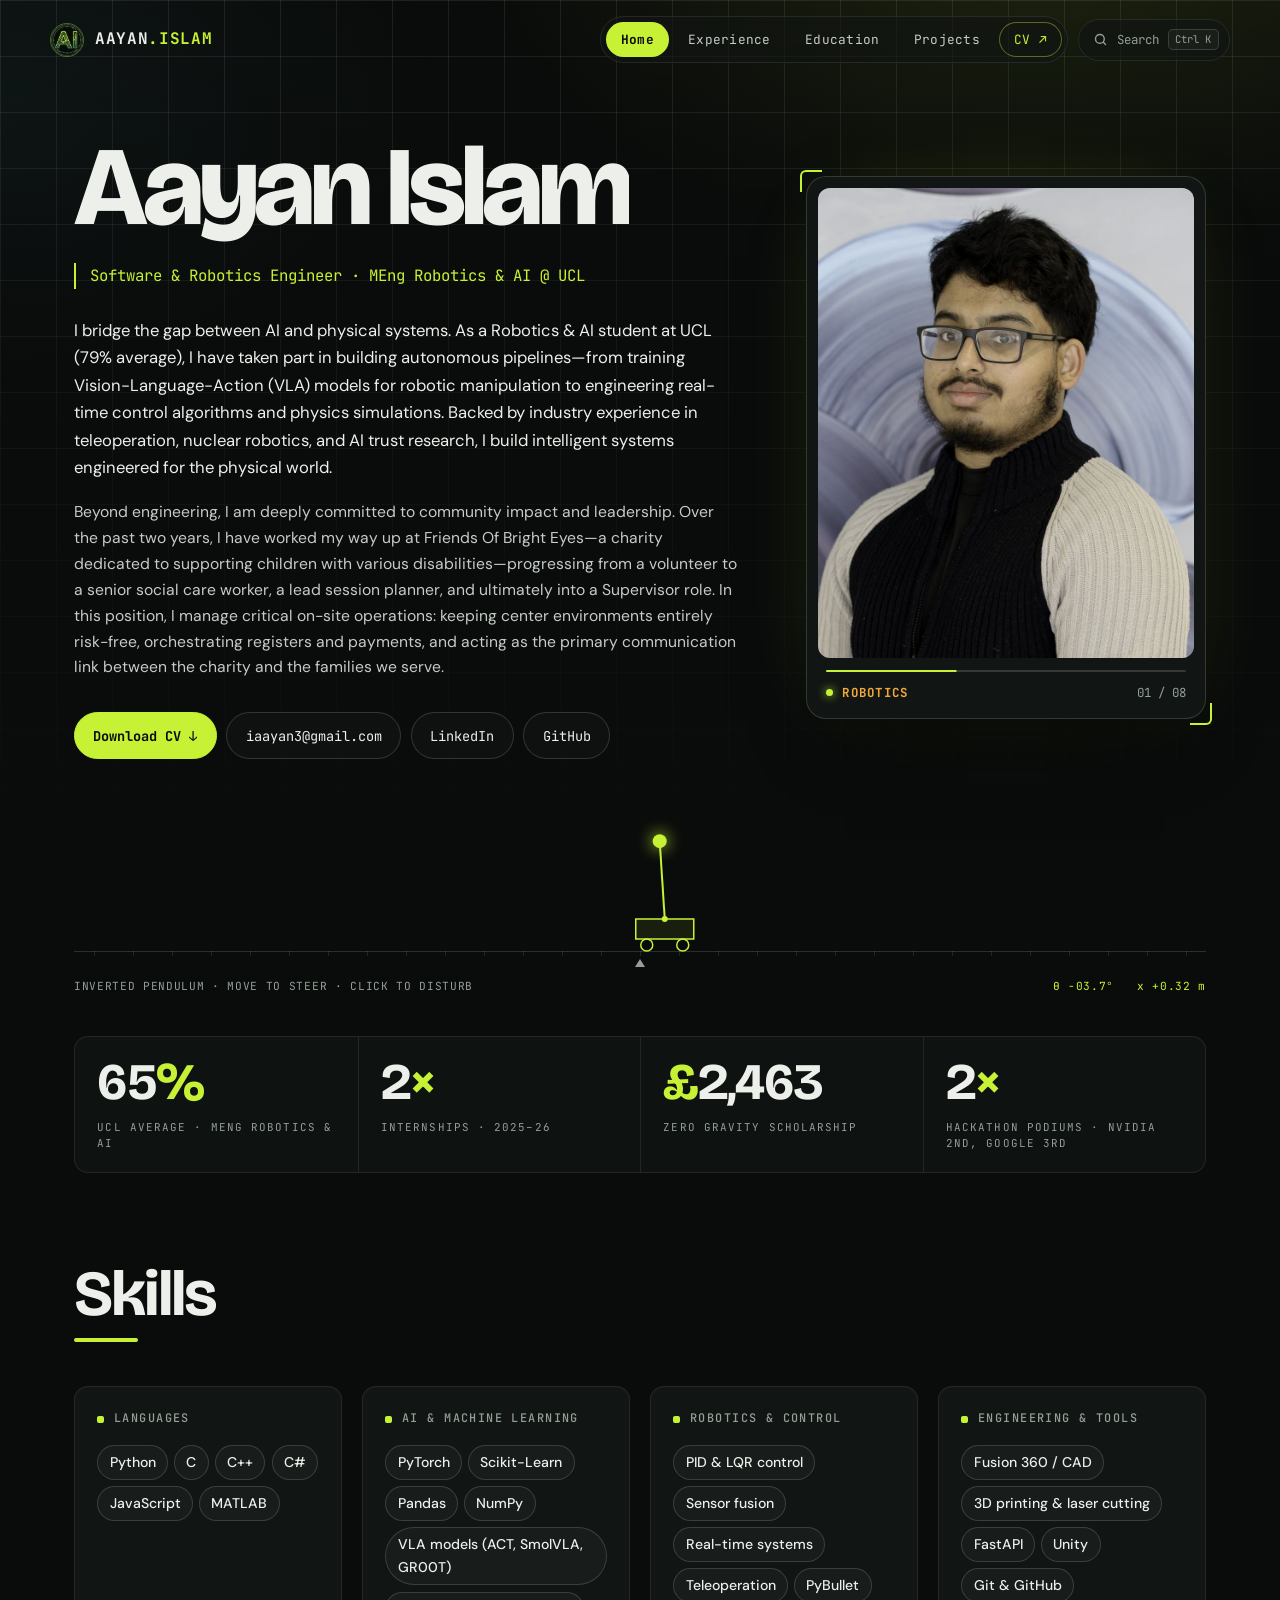
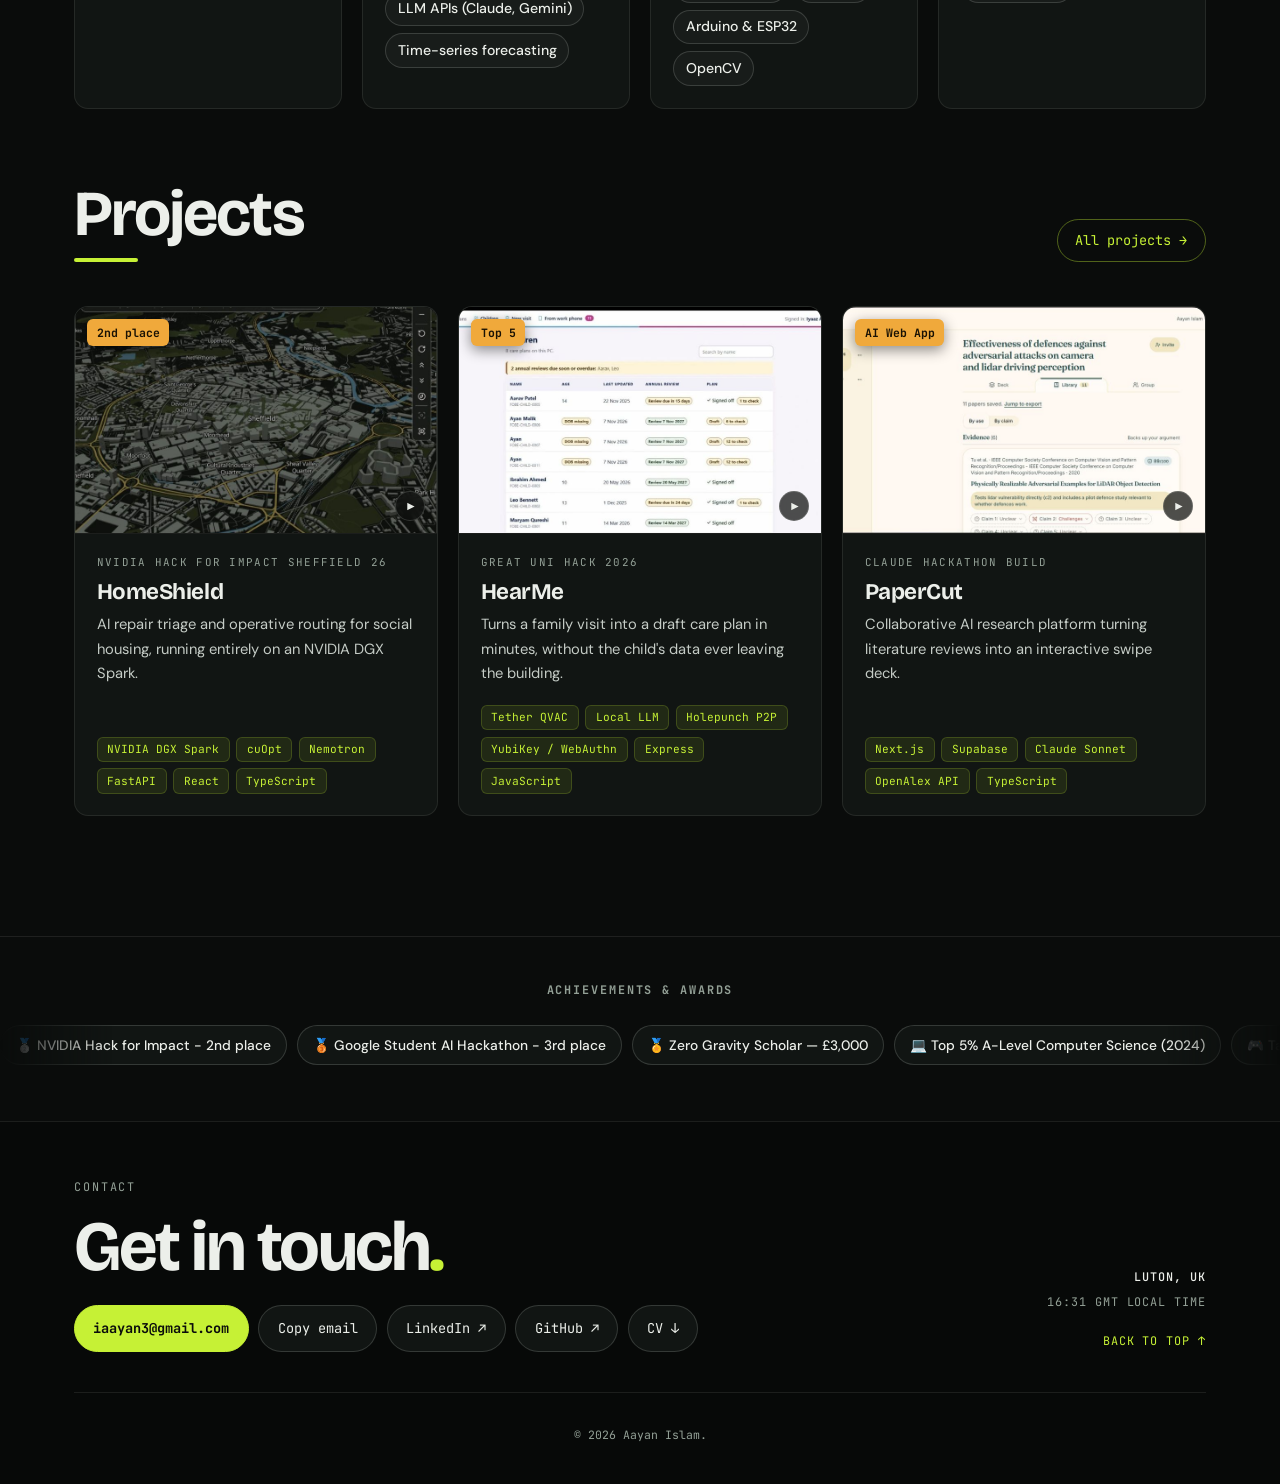
<file: index.html>
<!DOCTYPE html>
<html lang="en">
<head>
  <meta charset="UTF-8">
  <meta name="viewport" content="width=device-width, initial-scale=1.0">
  <title>Aayan Islam | Portfolio</title>
  <meta name="description" content="Aayan Islam — Software & Robotics Engineer · MEng Robotics & AI @ UCL">
  <meta name="theme-color" content="#0A0C0B">

  <!-- Link preview card (LinkedIn, WhatsApp, Slack, X…) -->
  <meta property="og:type" content="website">
  <meta property="og:site_name" content="Aayan Islam">
  <meta property="og:title" content="Aayan Islam | Software & Robotics Engineer">
  <meta property="og:description" content="MEng Robotics & AI @ UCL. Robotics, AI and real-time control projects, internships and hackathon builds.">
  <meta property="og:url" content="https://iaayan3913.github.io/Personal-Website/">
  <meta property="og:image" content="https://iaayan3913.github.io/Personal-Website/Images/og-image.jpg">
  <meta property="og:image:width" content="1200">
  <meta property="og:image:height" content="630">
  <meta property="og:image:alt" content="Aayan Islam, Software &amp; Robotics Engineer, MEng Robotics &amp; AI at UCL">
  <meta name="twitter:card" content="summary_large_image">
  <link rel="canonical" href="https://iaayan3913.github.io/Personal-Website/">

  <link rel="icon" type="image/png" href="Images/Logo.png">
  <link rel="preconnect" href="https://fonts.googleapis.com">
  <link rel="preconnect" href="https://fonts.gstatic.com" crossorigin>
  <link href="https://fonts.googleapis.com/css2?family=Bricolage+Grotesque:opsz,wght@12..96,500..800&family=DM+Sans:opsz,wght@9..40,300..700&family=JetBrains+Mono:wght@400;500;700&display=swap" rel="stylesheet">

  <link rel="stylesheet" href="stylesplit.css">
</head>
<body>

  <header id="navbar">
    <div class="nav-container">
      <a href="index.html" class="logo"><img src="Images/thumbs/Logo.jpg" alt="" class="logo-mark" width="34" height="34">AAYAN<span>.ISLAM</span></a>
      <button class="hamburger" id="menu-toggle" aria-label="Toggle navigation menu" aria-expanded="false" aria-controls="nav-menu">
        <span></span><span></span><span></span>
      </button>
      <ul class="nav-links" id="nav-menu">
        <li><a href="index.html" class="nav-link active" aria-current="page">Home</a></li>
        <li><a href="experiencesplit.html" class="nav-link">Experience</a></li>
        <li><a href="educationsplit.html" class="nav-link">Education</a></li>
        <li><a href="projectssplit.html" class="nav-link">Projects</a></li>
        <li><a href="Reports/Islam_Aayan_CV.pdf" class="nav-link nav-cv" target="_blank" rel="noopener">CV <span aria-hidden="true">↗</span></a></li>
      </ul>
    </div>
  </header>

  <main>
  <section id="home">
    <div class="hero-grid">
      <div class="hero-left">
        <h1>Aayan Islam</h1>
        <div class="subtitle" data-scramble>Software & Robotics Engineer · MEng Robotics & AI @ UCL</div>
        <!-- Technical paragraph-->
        <p class="bio">I bridge the gap between AI and physical systems. As a Robotics & AI student at UCL (79% average), I have taken part in building autonomous pipelines—from training Vision-Language-Action (VLA) models for robotic manipulation to engineering real-time control algorithms and physics simulations. Backed by industry experience in teleoperation, nuclear robotics, and AI trust research, I build intelligent systems engineered for the physical world.</p>
        <!-- Non technical paragraph-->
        <p class = "bio">Beyond engineering, I am deeply committed to community impact and leadership. Over the past two years, I have worked my way up at Friends Of Bright Eyes—a charity dedicated to supporting children with various disabilities—progressing from a volunteer to a senior social care worker, a lead session planner, and ultimately into a Supervisor role. In this position, I manage critical on-site operations: keeping center environments entirely risk-free, orchestrating registers and payments, and acting as the primary communication link between the charity and the families we serve.</p>

        <div class="social-strip">
          <a href="Reports/Islam_Aayan_CV.pdf" download="Aayan_Islam_CV.pdf">Download CV <span aria-hidden="true">↓</span></a>
          <a href="mailto:iaayan3@gmail.com">iaayan3@gmail.com</a>
          <a href="https://linkedin.com/in/aayanislam" target="_blank" rel="noopener">LinkedIn</a>
          <a href="https://github.com/iaayan3913" target="_blank" rel="noopener">GitHub</a>
        </div>
      </div>
      <div class="hero-right">
        <!-- Dynamic Picture Slide Showcase Frame -->
        <div class="hero-slideshow-container">
          <figure class="hero-slide active">
            <img src="Images/thumbs/Inetec%20&amp;%20Zero%20Gravity%20Day-13.jpg" alt="" aria-hidden="true" class="hero-slide-bg">
            <img src="Images/thumbs/Inetec%20&amp;%20Zero%20Gravity%20Day-13.jpg" alt="Portrait of Aayan Islam" class="hero-slide-img">
          </figure>
          <figure class="hero-slide">
            <img src="Images/thumbs/Medvedncia_069.jpg" alt="" aria-hidden="true" class="hero-slide-bg">
            <img src="Images/thumbs/Medvedncia_069.jpg" alt="Aayan hiking through forest on Medvednica, near Zagreb" class="hero-slide-img">
          </figure>
          <figure class="hero-slide">
            <img src="Images/thumbs/Bart_dev.jpg" alt="" aria-hidden="true" class="hero-slide-bg">
            <img src="Images/thumbs/Bart_dev.jpg" alt="Aayan wiring the Bart inverted pendulum cart" class="hero-slide-img">
          </figure>
          <figure class="hero-slide">
            <img src="Images/thumbs/Inetec_uniform.jpg" alt="" aria-hidden="true" class="hero-slide-bg">
            <img src="Images/thumbs/Inetec_uniform.jpg" alt="Aayan in a hard hat and safety vest at INETEC" class="hero-slide-img">
          </figure>
          <figure class="hero-slide">
            <img src="Images/thumbs/Medvedncia_193.jpg" alt="" aria-hidden="true" class="hero-slide-bg">
            <img src="Images/thumbs/Medvedncia_193.jpg" alt="Aayan looking out over the valley from Medvednica" class="hero-slide-img">
          </figure>
          <figure class="hero-slide">
            <img src="Images/thumbs/ER_bio.jpg" alt="" aria-hidden="true" class="hero-slide-bg">
            <img src="Images/thumbs/ER_bio.jpg" alt="Aayan teleoperating a robot arm with a VR headset at Extend Robotics" class="hero-slide-img">
          </figure>
          <figure class="hero-slide">
            <img src="Images/thumbs/Fobe_Social_Club.jpg" alt="" aria-hidden="true" class="hero-slide-bg">
            <img src="Images/thumbs/Fobe_Social_Club.jpg" alt="Aayan with the Friends of Bright Eyes social club" class="hero-slide-img">
          </figure>
          <figure class="hero-slide">
            <img src="Images/thumbs/LoveLutonMarathon.jpg" alt="" aria-hidden="true" class="hero-slide-bg">
            <img src="Images/thumbs/LoveLutonMarathon.jpg" alt="Aayan and friends in costume at the Love Luton Marathon" class="hero-slide-img">
          </figure>
        </div>
        <div class="slide-progress" aria-hidden="true"><span></span></div>
        <div class="hero-caption">
          <div id="ticker-text">ROBOTICS</div>
          <div id="slide-counter" aria-hidden="true"></div>
        </div>
      </div>
    </div>

    <!-- Live cart-pole simulation (see setupPendulum in appsplit.js) -->
    <div class="pendulum-strip">
      <canvas id="pendulum-canvas" aria-label="Interactive inverted pendulum balanced by a live controller"></canvas>
      <div class="pendulum-meta">
        <span>Inverted pendulum · move to steer · click to disturb</span>
        <span id="pendulum-readout"></span>
      </div>
    </div>

    <!-- Headline numbers; .count values animate up from zero (see setupCounters in appsplit.js) -->
    <div class="stats-container">
      <div class="stat-chip spot">
        <div class="value"><span class="count" data-to="79">79</span><span class="unit">%</span></div>
        <div class="label">UCL average · MEng Robotics & AI</div>
      </div>
      <div class="stat-chip spot">
        <div class="value"><span class="count" data-to="3">3</span><span class="unit">×</span></div>
        <div class="label">Internships · 2025–26</div>
      </div>
      <div class="stat-chip spot">
        <div class="value"><span class="unit">£</span><span class="count" data-to="3000">3,000</span></div>
        <div class="label">Zero Gravity scholarship</div>
      </div>
      <div class="stat-chip spot">
        <div class="value"><span class="count" data-to="2">2</span><span class="unit">×</span></div>
        <div class="label">Hackathon podiums · NVIDIA 2nd, Google 3rd</div>
      </div>
    </div>
  </section>

  <section class="skills-section">
    <h2 class="section-title">Skills</h2>
    <div class="skills-grid">
      <div class="skill-group spot reveal">
        <h3>Languages</h3>
        <ul class="skill-list">
          <li>Python</li><li>C</li><li>C++</li><li>C#</li><li>JavaScript</li><li>MATLAB</li>
        </ul>
      </div>
      <div class="skill-group spot reveal">
        <h3>AI & Machine Learning</h3>
        <ul class="skill-list">
          <li>PyTorch</li><li>Scikit-Learn</li><li>Pandas</li><li>NumPy</li><li>VLA models (ACT, SmolVLA, GR00T)</li><li>LLM APIs (Claude, Gemini)</li><li>Time-series forecasting</li>
        </ul>
      </div>
      <div class="skill-group spot reveal">
        <h3>Robotics & Control</h3>
        <ul class="skill-list">
          <li>PID & LQR control</li><li>Sensor fusion</li><li>Real-time systems</li><li>Teleoperation</li><li>PyBullet</li><li>Arduino & ESP32</li><li>OpenCV</li>
        </ul>
      </div>
      <div class="skill-group spot reveal">
        <h3>Engineering & Tools</h3>
        <ul class="skill-list">
          <li>Fusion 360 / CAD</li><li>3D printing & laser cutting</li><li>FastAPI</li><li>Unity</li><li>Git & GitHub</li>
        </ul>
      </div>
    </div>
  </section>

  <section class="featured-section">
    <div class="section-head">
      <h2 class="section-title">Projects</h2>
      <a href="projectssplit.html" class="section-link">All projects <span aria-hidden="true">→</span></a>
    </div>
    <div class="projects-grid" id="featured-grid">
      <!-- Generated dynamically -->
    </div>
  </section>

  <!-- Achievements scroll past as a marquee (see setupMarquee in appsplit.js); add or remove <li> items freely -->
  <div class="achievements-band">
    <h2 class="badge-strip-title">Achievements & Awards</h2>
    <div class="marquee">
      <div class="marquee-track">
        <ul class="badge-strip">
          <li class="badge-item">🥈 NVIDIA Hack for Impact - 2nd place</li>
          <li class="badge-item">🥉 Google Student AI Hackathon - 3rd place</li>
          <li class="badge-item">🏅 Zero Gravity Scholar — £3,000</li>
          <li class="badge-item">💻 Top 5% A-Level Computer Science (2024)</li>
          <li class="badge-item">🎮 Tank Assault — 70/70</li>
          <li class="badge-item">🥈 UKMT Silver Award</li>
          <li class="badge-item">🎖️ Duke of Edinburgh Silver Award</li>
          <li class="badge-item">📜 National Citizen Service Certificate</li>
          <li class="badge-item">🏫 Senior Prefect</li>
        </ul>
      </div>
    </div>
  </div>
  </main>

  <footer>
    <div class="footer-content">
      <div class="copyright">
        &copy; 2026 Aayan Islam.
      </div>
    </div>
  </footer>

  <script src="appsplit.js"></script>
</body>
</html>
</file>
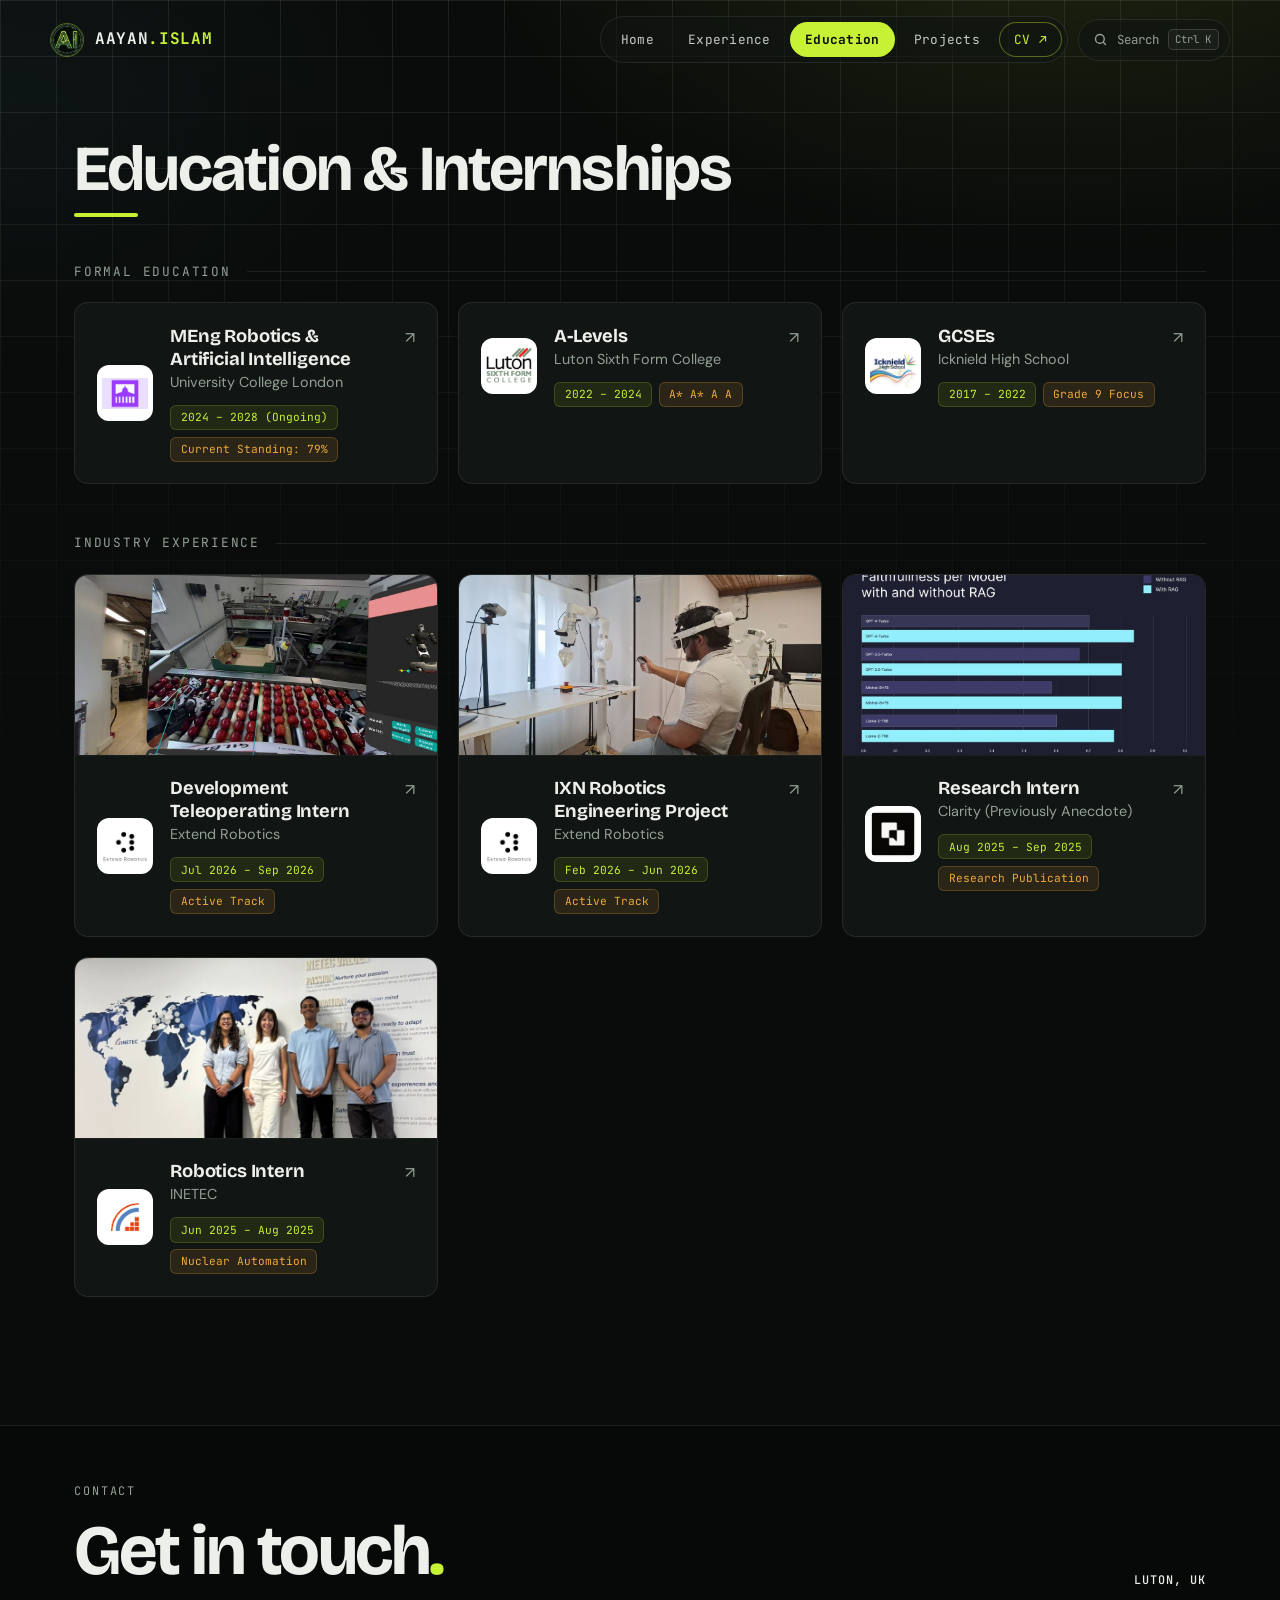
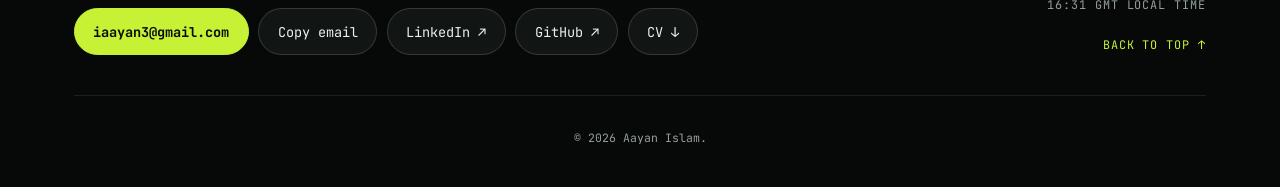
<file: educationsplit.html>
<!DOCTYPE html>
<html lang="en">
<head>
  <meta charset="UTF-8">
  <meta name="viewport" content="width=device-width, initial-scale=1.0">
  <meta name="theme-color" content="#0A0C0B">

  <!-- Link preview card (LinkedIn, WhatsApp, Slack, X…) -->
  <meta name="description" content="MEng Robotics & AI at UCL, A-Levels, GCSEs and industry placements.">
  <meta property="og:type" content="website">
  <meta property="og:site_name" content="Aayan Islam">
  <meta property="og:title" content="Education & Internships | Aayan Islam">
  <meta property="og:description" content="MEng Robotics & AI at UCL, A-Levels, GCSEs and industry placements.">
  <meta property="og:url" content="https://iaayan3913.github.io/Personal-Website/educationsplit.html">
  <meta property="og:image" content="https://iaayan3913.github.io/Personal-Website/Images/og-image.jpg">
  <meta property="og:image:width" content="1200">
  <meta property="og:image:height" content="630">
  <meta property="og:image:alt" content="Aayan Islam, Software &amp; Robotics Engineer, MEng Robotics &amp; AI at UCL">
  <meta name="twitter:card" content="summary_large_image">
  <link rel="canonical" href="https://iaayan3913.github.io/Personal-Website/educationsplit.html">
  <title>Education & Internships | Aayan Islam</title>
  
  <link rel="icon" type="image/png" href="Images/Logo.png">
  <link rel="preconnect" href="https://fonts.googleapis.com">
  <link rel="preconnect" href="https://fonts.gstatic.com" crossorigin>
  <link href="https://fonts.googleapis.com/css2?family=Bricolage+Grotesque:opsz,wght@12..96,500..800&family=DM+Sans:opsz,wght@9..40,300..700&family=JetBrains+Mono:wght@400;500;700&display=swap" rel="stylesheet">
  
  <link rel="stylesheet" href="stylesplit.css">
</head>
<body>

  <header id="navbar">
    <div class="nav-container">
      <a href="index.html" class="logo"><img src="Images/thumbs/Logo.jpg" alt="" class="logo-mark" width="34" height="34">AAYAN<span>.ISLAM</span></a>
      <button class="hamburger" id="menu-toggle" aria-label="Toggle navigation menu" aria-expanded="false" aria-controls="nav-menu">
        <span></span><span></span><span></span>
      </button>
      <ul class="nav-links" id="nav-menu">
        <li><a href="index.html" class="nav-link">Home</a></li>
        <li><a href="experiencesplit.html" class="nav-link">Experience</a></li>
        <li><a href="educationsplit.html" class="nav-link active" aria-current="page">Education</a></li>
        <li><a href="projectssplit.html" class="nav-link">Projects</a></li>
        <li><a href="Reports/Islam_Aayan_CV.pdf" class="nav-link nav-cv" target="_blank" rel="noopener">CV <span aria-hidden="true">↗</span></a></li>
      </ul>
    </div>
  </header>

  <section class="revealpage">
    <h2 class="section-title">Education & Internships</h2>
    
    <div class="sub-section-header">Formal Education</div>
    <div class="edu-grid" id="formal-edu-grid">
      <!-- Generated dynamically -->
    </div>

    <div class="sub-section-header">Industry Experience</div>
    <div class="edu-grid" id="industry-edu-grid">
      <!-- Generated dynamically -->
    </div>
  </section>

  <footer>
    <div class="footer-content">
      <div class="copyright">
        &copy; 2026 Aayan Islam.
      </div>
    </div>
  </footer>

  <!-- POPUP CONTAINER REUSABLE TARGET -->
  <div class="modal-backdrop" id="bubble-modal" role="dialog" aria-modal="true" aria-labelledby="modal-title">
    <div class="modal-wrapper">
      <button class="modal-close-btn" id="modal-close-trigger" aria-label="Close">✕</button>
      <h3 class="modal-title" id="modal-title">Details</h3>
      <div class="modal-subtitle" id="modal-subtitle">Sub header info</div>
      <div class="modal-body" id="modal-body"></div>
      <div class="modal-tags" id="modal-tags"></div>
    </div>
  </div>

  <script src="appsplit.js"></script>
</body>
</html>
</file>
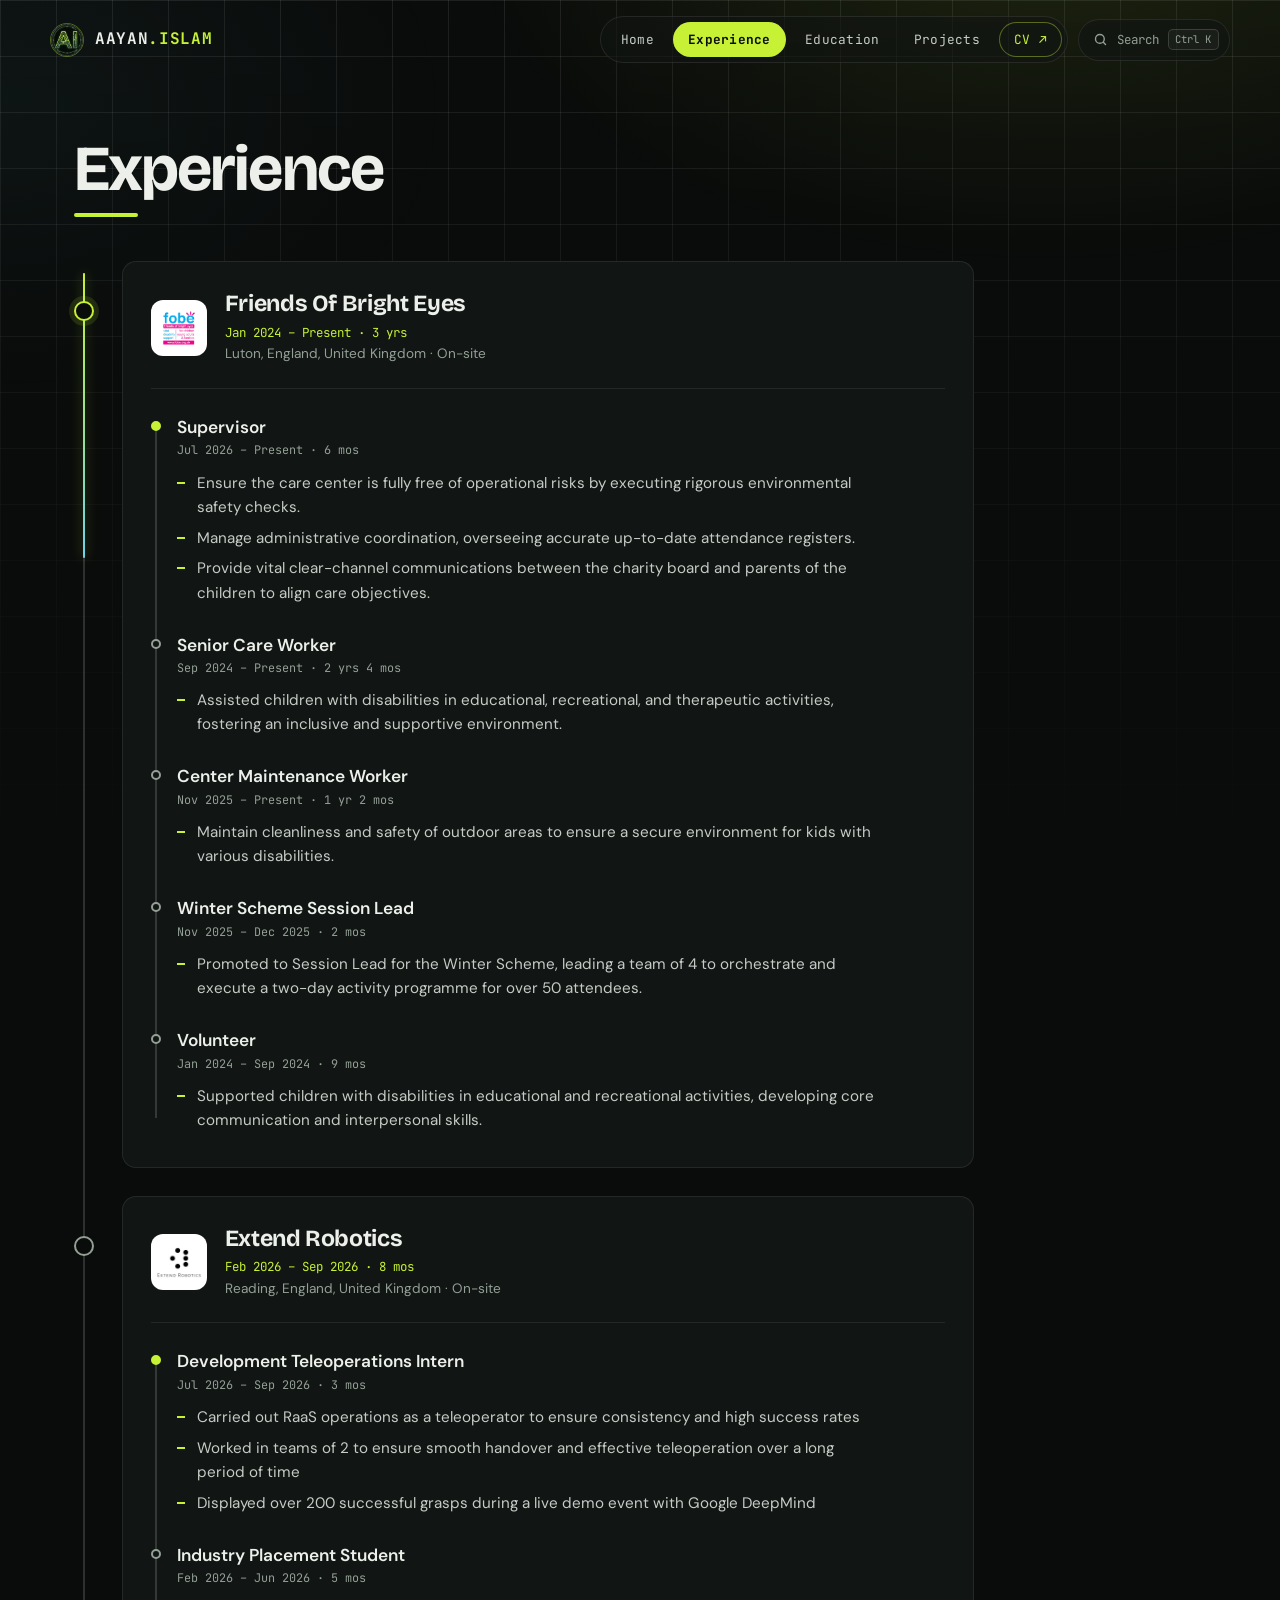
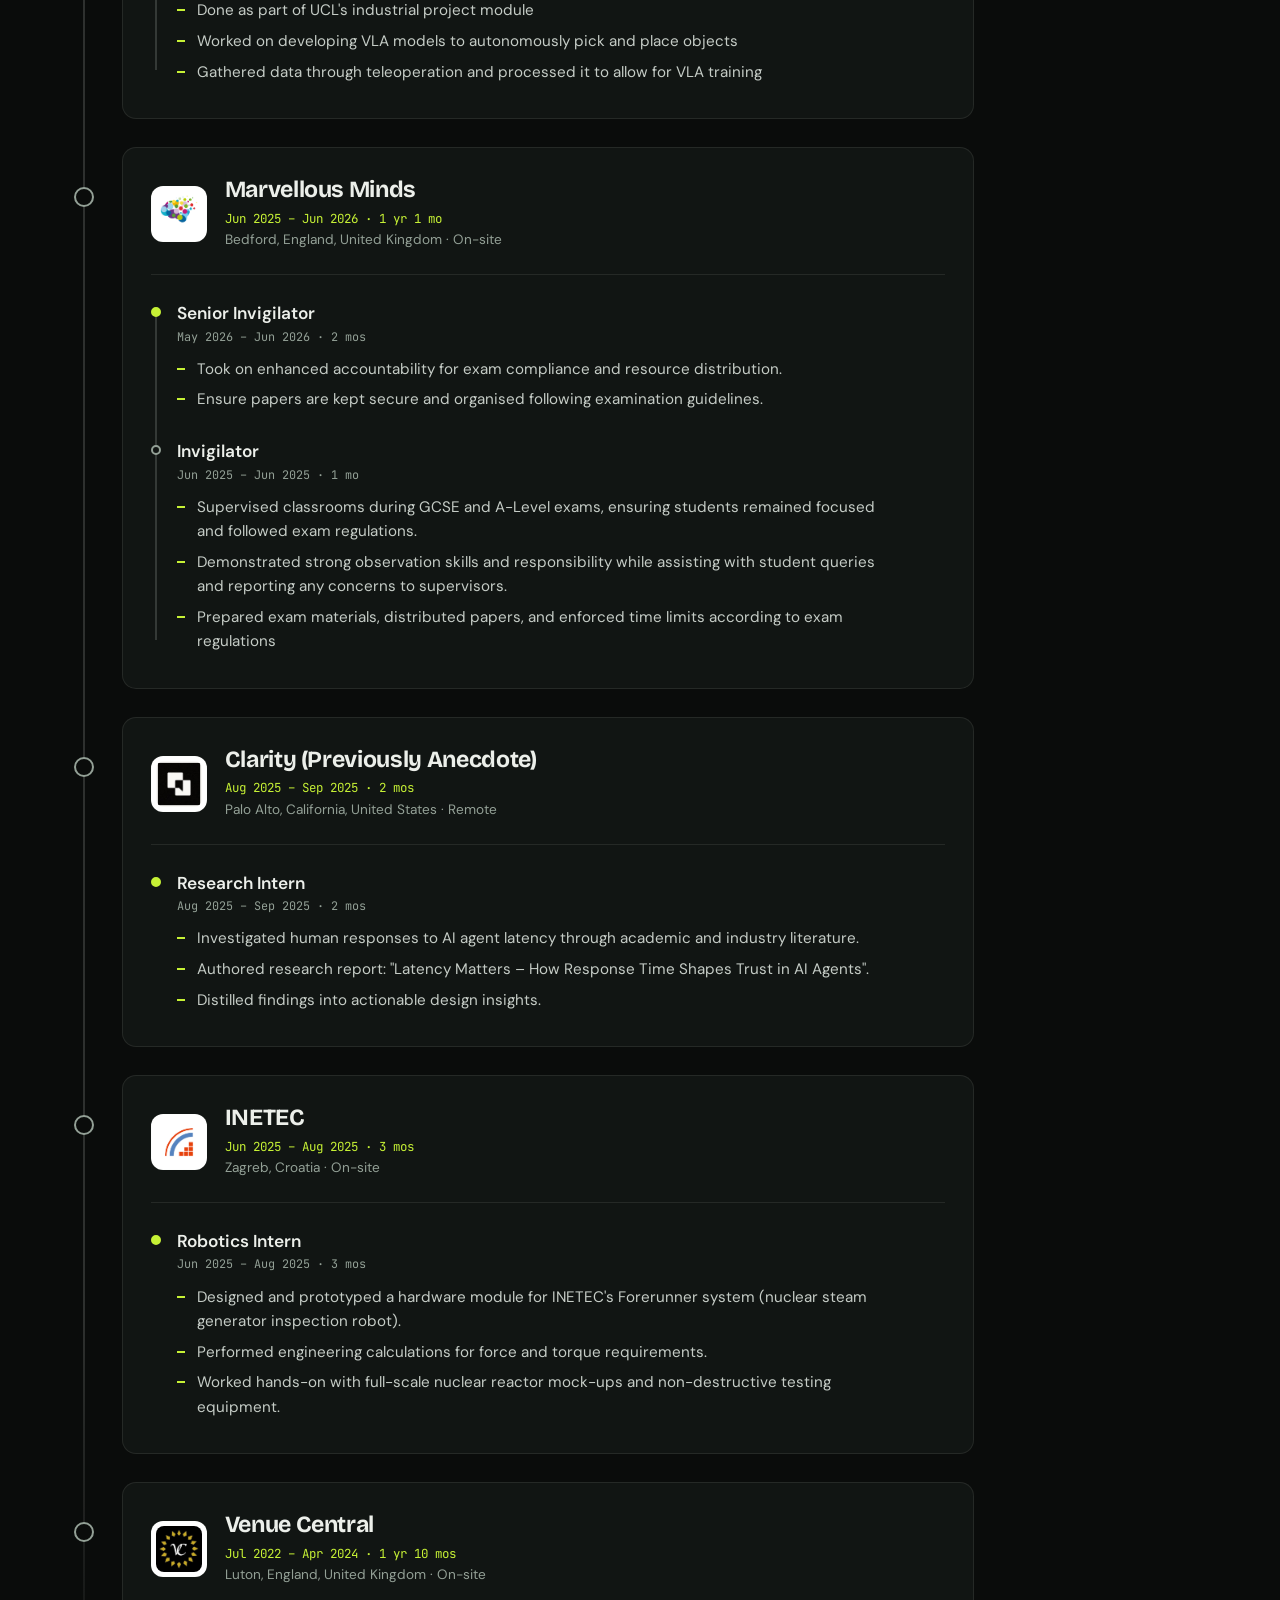
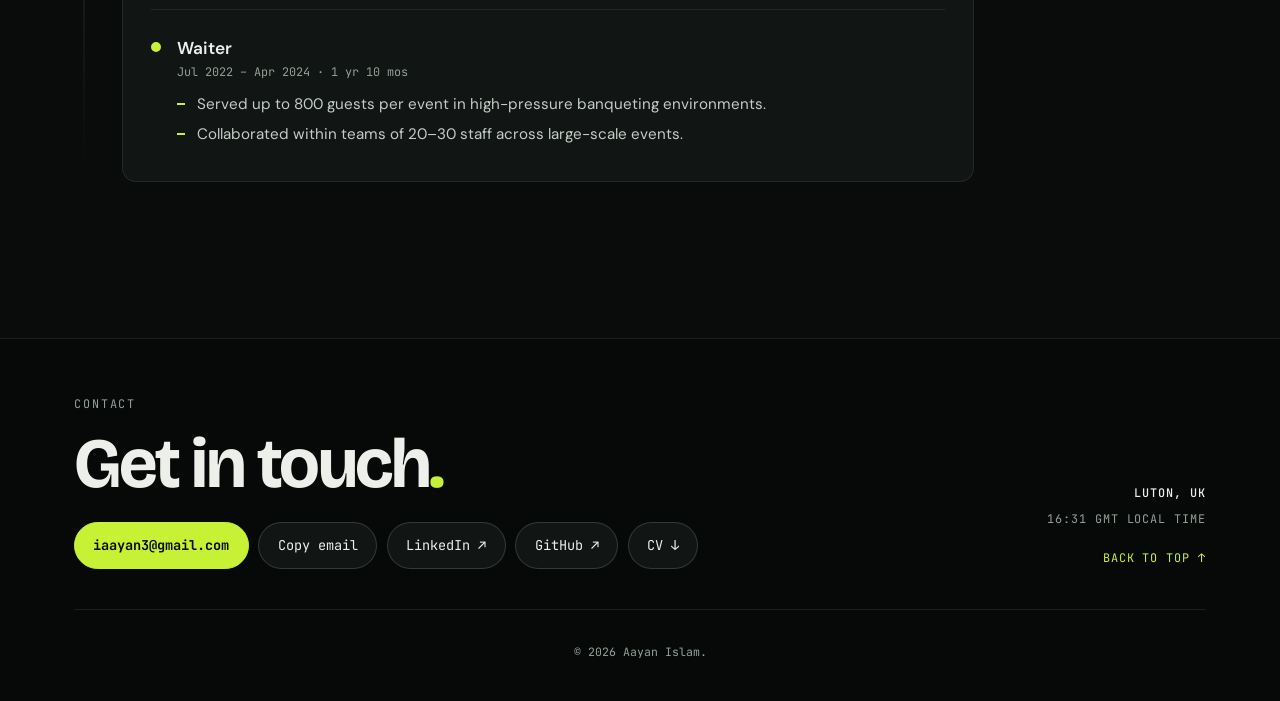
<file: experiencesplit.html>
<!DOCTYPE html>
<html lang="en">
<head>
  <meta charset="UTF-8">
  <meta name="viewport" content="width=device-width, initial-scale=1.0">
  <meta name="theme-color" content="#0A0C0B">

  <!-- Link preview card (LinkedIn, WhatsApp, Slack, X…) -->
  <meta name="description" content="Work history of Aayan Islam: Extend Robotics, INETEC, Clarity, Friends of Bright Eyes and more.">
  <meta property="og:type" content="website">
  <meta property="og:site_name" content="Aayan Islam">
  <meta property="og:title" content="Experience | Aayan Islam">
  <meta property="og:description" content="Work history of Aayan Islam: Extend Robotics, INETEC, Clarity, Friends of Bright Eyes and more.">
  <meta property="og:url" content="https://iaayan3913.github.io/Personal-Website/experiencesplit.html">
  <meta property="og:image" content="https://iaayan3913.github.io/Personal-Website/Images/og-image.jpg">
  <meta property="og:image:width" content="1200">
  <meta property="og:image:height" content="630">
  <meta property="og:image:alt" content="Aayan Islam, Software &amp; Robotics Engineer, MEng Robotics &amp; AI at UCL">
  <meta name="twitter:card" content="summary_large_image">
  <link rel="canonical" href="https://iaayan3913.github.io/Personal-Website/experiencesplit.html">
  <title>Experience | Aayan Islam</title>
  
  <link rel="icon" type="image/png" href="Images/Logo.png">
  <link rel="preconnect" href="https://fonts.googleapis.com">
  <link rel="preconnect" href="https://fonts.gstatic.com" crossorigin>
  <link href="https://fonts.googleapis.com/css2?family=Bricolage+Grotesque:opsz,wght@12..96,500..800&family=DM+Sans:opsz,wght@9..40,300..700&family=JetBrains+Mono:wght@400;500;700&display=swap" rel="stylesheet">
  
  <link rel="stylesheet" href="stylesplit.css">
</head>
<body>

  <header id="navbar">
    <div class="nav-container">
      <a href="index.html" class="logo"><img src="Images/thumbs/Logo.jpg" alt="" class="logo-mark" width="34" height="34">AAYAN<span>.ISLAM</span></a>
      <button class="hamburger" id="menu-toggle" aria-label="Toggle navigation menu" aria-expanded="false" aria-controls="nav-menu">
        <span></span><span></span><span></span>
      </button>
      <ul class="nav-links" id="nav-menu">
        <li><a href="index.html" class="nav-link">Home</a></li>
        <li><a href="experiencesplit.html" class="nav-link active" aria-current="page">Experience</a></li>
        <li><a href="educationsplit.html" class="nav-link">Education</a></li>
        <li><a href="projectssplit.html" class="nav-link">Projects</a></li>
        <li><a href="Reports/Islam_Aayan_CV.pdf" class="nav-link nav-cv" target="_blank" rel="noopener">CV <span aria-hidden="true">↗</span></a></li>
      </ul>
    </div>
  </header>

  <section class="revealpage">
    <h2 class="section-title">Experience</h2>
    <div class="timeline" id="experience-timeline">
      <!-- Generated dynamically from app.js -->
    </div>
  </section>

  <footer>
    <div class="footer-content">
      <div class="copyright">
        &copy; 2026 Aayan Islam.
      </div>
    </div>
  </footer>

  <script src="appsplit.js"></script>
</body>
</html>
</file>
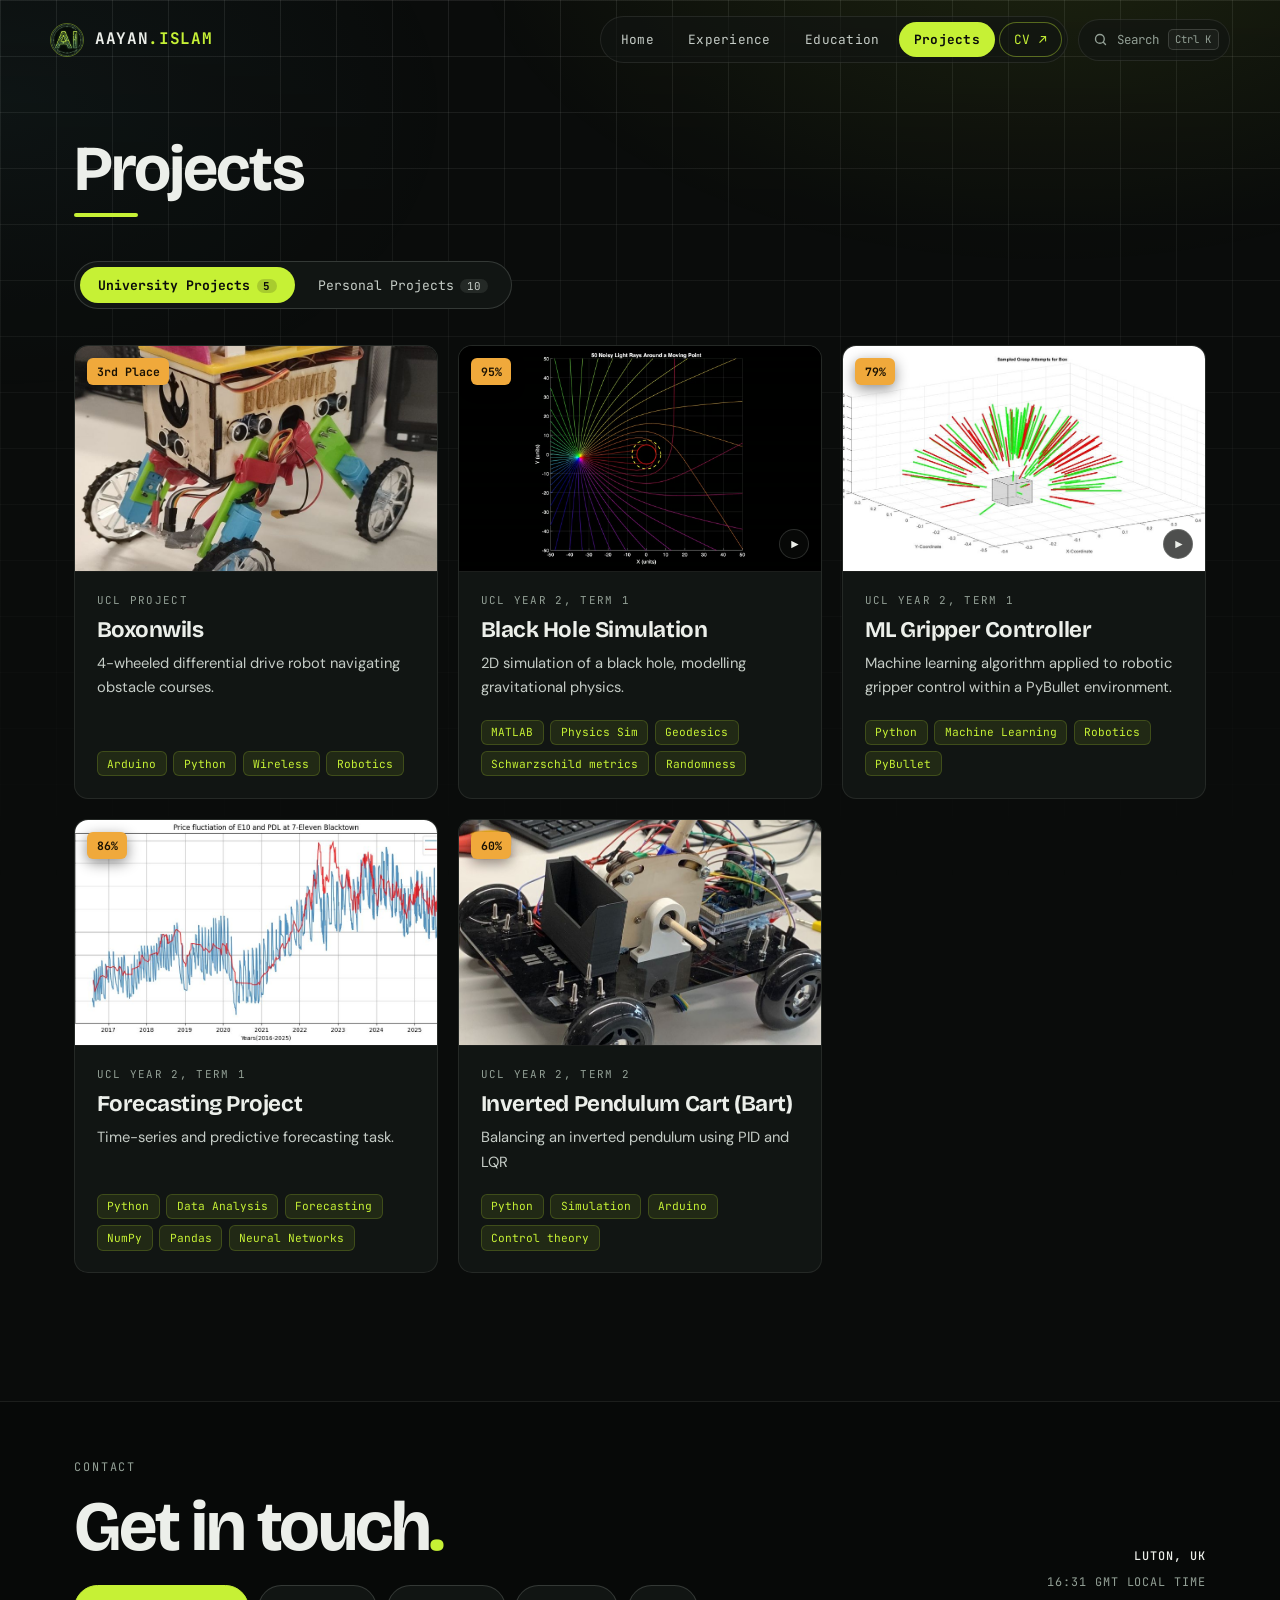
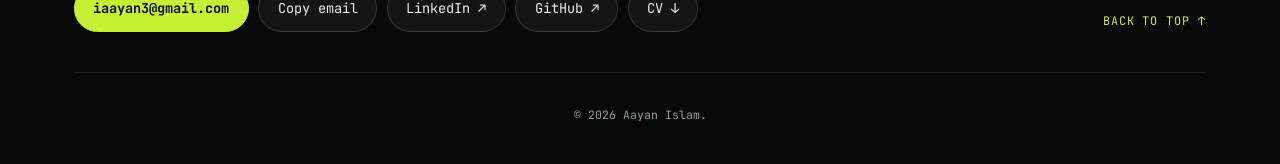
<file: projectssplit.html>
<!DOCTYPE html>
<html lang="en">
<head>
  <meta charset="UTF-8">
  <meta name="viewport" content="width=device-width, initial-scale=1.0">
  <meta name="theme-color" content="#0A0C0B">

  <!-- Link preview card (LinkedIn, WhatsApp, Slack, X…) -->
  <meta name="description" content="Robotics, AI and software projects by Aayan Islam, from UCL coursework to hackathon wins.">
  <meta property="og:type" content="website">
  <meta property="og:site_name" content="Aayan Islam">
  <meta property="og:title" content="Projects | Aayan Islam">
  <meta property="og:description" content="Robotics, AI and software projects by Aayan Islam, from UCL coursework to hackathon wins.">
  <meta property="og:url" content="https://iaayan3913.github.io/Personal-Website/projectssplit.html">
  <meta property="og:image" content="https://iaayan3913.github.io/Personal-Website/Images/og-image.jpg">
  <meta property="og:image:width" content="1200">
  <meta property="og:image:height" content="630">
  <meta property="og:image:alt" content="Aayan Islam, Software &amp; Robotics Engineer, MEng Robotics &amp; AI at UCL">
  <meta name="twitter:card" content="summary_large_image">
  <link rel="canonical" href="https://iaayan3913.github.io/Personal-Website/projectssplit.html">
  <title>Projects | Aayan Islam</title>
  
  <link rel="icon" type="image/png" href="Images/Logo.png">
  <link rel="preconnect" href="https://fonts.googleapis.com">
  <link rel="preconnect" href="https://fonts.gstatic.com" crossorigin>
  <link href="https://fonts.googleapis.com/css2?family=Bricolage+Grotesque:opsz,wght@12..96,500..800&family=DM+Sans:opsz,wght@9..40,300..700&family=JetBrains+Mono:wght@400;500;700&display=swap" rel="stylesheet">
  
  <link rel="stylesheet" href="stylesplit.css">
</head>
<body>

  <header id="navbar">
    <div class="nav-container">
      <a href="index.html" class="logo"><img src="Images/thumbs/Logo.jpg" alt="" class="logo-mark" width="34" height="34">AAYAN<span>.ISLAM</span></a>
      <button class="hamburger" id="menu-toggle" aria-label="Toggle navigation menu" aria-expanded="false" aria-controls="nav-menu">
        <span></span><span></span><span></span>
      </button>
      <ul class="nav-links" id="nav-menu">
        <li><a href="index.html" class="nav-link">Home</a></li>
        <li><a href="experiencesplit.html" class="nav-link">Experience</a></li>
        <li><a href="educationsplit.html" class="nav-link">Education</a></li>
        <li><a href="projectssplit.html" class="nav-link active" aria-current="page">Projects</a></li>
        <li><a href="Reports/Islam_Aayan_CV.pdf" class="nav-link nav-cv" target="_blank" rel="noopener">CV <span aria-hidden="true">↗</span></a></li>
      </ul>
    </div>
  </header>

  <section class="revealpage">
    <h2 class="section-title">Projects</h2>
    
    <div class="tab-switcher" role="tablist">
      <button class="tab-btn active" id="tab-university" role="tab" aria-selected="true">University Projects</button>
      <button class="tab-btn" id="tab-personal" role="tab" aria-selected="false">Personal Projects</button>
    </div>

    <div id="university-panel" class="projects-grid project-panel active">
      <!-- Generated dynamically -->
    </div>

    <div id="personal-panel" class="projects-grid project-panel">
      <!-- Generated dynamically -->
    </div>
  </section>

  <footer>
    <div class="footer-content">
      <div class="copyright">
        &copy; 2026 Aayan Islam.
      </div>
    </div>
  </footer>

  <!-- MEDIA ENHANCED BUBBLE TARGET -->
  <div class="modal-backdrop" id="bubble-modal" role="dialog" aria-modal="true" aria-labelledby="modal-title">
    <div class="modal-wrapper">
      <button class="modal-close-btn" id="modal-close-trigger" aria-label="Close">✕</button>
      <h3 class="modal-title" id="modal-title">Project Details</h3>
      <div class="modal-subtitle" id="modal-subtitle">Sub header info</div>
      <div class="modal-body" id="modal-body"></div>
      <div class="modal-tags" id="modal-tags"></div>
    </div>
  </div>

  <script src="appsplit.js"></script>
</body>
</html>
</file>
<file: stylesplit.css>
/* ==========================================================================
   DESIGN TOKENS (Modify here to easily change themes)
   ========================================================================== */
:root {
  /* Surfaces */
  --bg-color: #0A0C0B;
  --surface-color: #111513;
  --surface-raised: #171C19;
  --surface-sunken: #070908;

  /* Ink */
  --body-text: #ECEFEA;
  --soft-text: #C5CCC6;
  --muted-text: #93A096;

  /* Accents (lime + amber come from the logo; cyan is used only for traces) */
  --primary-accent: #C6F135;
  --secondary-accent: #F0A93B;
  --trace-accent: #6FD3E8;

  /* Lines + glows */
  --hairline: rgba(236, 239, 234, 0.09);
  --hairline-strong: rgba(236, 239, 234, 0.16);
  --accent-line: rgba(198, 241, 53, 0.38);
  --accent-wash: rgba(198, 241, 53, 0.09);
  --amber-wash: rgba(240, 169, 59, 0.11);
  --modal-overlay-bg: rgba(5, 7, 6, 0.82);
  --card-glow: rgba(198, 241, 53, 0.08);
  --modal-border-glow: rgba(198, 241, 53, 0.3);

  /* Type */
  --font-display: 'Bricolage Grotesque', 'DM Sans', system-ui, sans-serif;
  --font-body: 'DM Sans', system-ui, -apple-system, 'Segoe UI', sans-serif;
  --font-mono: 'JetBrains Mono', ui-monospace, 'Cascadia Code', Consolas, monospace;

  /* Shape + motion */
  --radius-sm: 8px;
  --radius-md: 14px;
  --radius-lg: 20px;
  --page-width: 1180px;
  --ease-out: cubic-bezier(0.16, 1, 0.3, 1);
}

/* ==========================================================================
   RESET & BASE STYLES
   ========================================================================== */
*, *::before, *::after {
  box-sizing: border-box;
  margin: 0;
  padding: 0;
}

html {
  scroll-behavior: smooth;
  background-color: var(--bg-color);
  color: var(--body-text);
  font-family: var(--font-body);
  line-height: 1.65;
  -webkit-font-smoothing: antialiased;
  text-rendering: optimizeLegibility;
  scrollbar-color: #2A322D var(--bg-color);
}

body {
  min-height: 100vh;
  display: flex;
  flex-direction: column;
  overflow-x: hidden;
  position: relative;
}

main, body > section { flex: 1 0 auto; width: 100%; }

/* Blueprint grid + soft lime light, fading out down the page */
body::before {
  content: "";
  position: fixed;
  inset: 0;
  z-index: -1;
  pointer-events: none;
  background:
    radial-gradient(900px 520px at 82% -8%, rgba(198, 241, 53, 0.10), transparent 65%),
    radial-gradient(700px 480px at 0% 12%, rgba(111, 211, 232, 0.05), transparent 65%),
    linear-gradient(var(--hairline) 1px, transparent 1px) 0 0 / 56px 56px,
    linear-gradient(90deg, var(--hairline) 1px, transparent 1px) 0 0 / 56px 56px;
  -webkit-mask-image: linear-gradient(to bottom, #000 0%, rgba(0, 0, 0, 0.35) 55%, transparent 100%);
  mask-image: linear-gradient(to bottom, #000 0%, rgba(0, 0, 0, 0.35) 55%, transparent 100%);
}

a {
  color: inherit;
  text-decoration: none;
}

img, video, canvas { display: block; max-width: 100%; }

::selection { background: var(--primary-accent); color: #0A0C0B; }

:focus-visible {
  outline: 2px solid var(--primary-accent);
  outline-offset: 3px;
  border-radius: 4px;
}

/* ==========================================================================
   NAVIGATION BAR
   ========================================================================== */
header {
  position: fixed;
  top: 0; left: 0; width: 100%;
  z-index: 100;
  padding: 1rem 1.5rem;
  border-bottom: 1px solid transparent;
  transition: background-color 0.3s ease, border-color 0.3s ease, padding 0.3s ease;
  view-transition-name: site-header;
}

header.scrolled {
  padding: 0.65rem 1.5rem;
  background-color: rgba(10, 12, 11, 0.78);
  backdrop-filter: blur(14px) saturate(140%);
  -webkit-backdrop-filter: blur(14px) saturate(140%);
  border-bottom-color: var(--hairline);
}

.nav-container {
  max-width: var(--page-width);
  margin: 0 auto;
  display: flex;
  justify-content: space-between;
  align-items: center;
  gap: 0.6rem;
}

.logo {
  margin-right: auto;
  display: inline-flex;
  align-items: center;
  font-family: var(--font-mono);
  font-weight: 700;
  font-size: 1rem;
  letter-spacing: 0.04em;
  color: var(--body-text);
}

.logo span { color: var(--primary-accent); }

.logo-mark {
  width: 34px;
  height: 34px;
  margin-right: 0.7rem;
  border-radius: 50%;
  border: 1px solid var(--accent-line);
  transition: transform 0.6s var(--ease-out);
}

.logo:hover .logo-mark { transform: rotate(90deg); }

.nav-links {
  order: 1;
  display: flex;
  gap: 0.25rem;
  list-style: none;
  padding: 0.3rem;
  border: 1px solid var(--hairline);
  border-radius: 999px;
  background-color: rgba(17, 21, 19, 0.6);
}

.nav-links a {
  display: block;
  font-family: var(--font-mono);
  font-size: 0.8rem;
  letter-spacing: 0.02em;
  color: var(--soft-text);
  padding: 0.45rem 0.95rem;
  border-radius: 999px;
  transition: color 0.2s, background-color 0.2s;
}

.nav-links a:hover {
  color: var(--body-text);
  background-color: rgba(236, 239, 234, 0.06);
}

.nav-links a.active {
  color: #0A0C0B;
  background-color: var(--primary-accent);
  font-weight: 700;
}

/* Mobile Hamburger Menu */
.hamburger {
  order: 3;
  display: none;
  flex-direction: column;
  justify-content: center;
  gap: 6px;
  width: 44px;
  height: 44px;
  padding: 0 9px;
  cursor: pointer;
  background: none;
  border: 1px solid var(--hairline-strong);
  border-radius: 12px;
  z-index: 110;
}

.hamburger span {
  display: block;
  width: 100%;
  height: 2px;
  background-color: var(--body-text);
  transition: 0.3s;
}

.hamburger.active span:nth-child(1) { transform: translateY(8px) rotate(45deg); }
.hamburger.active span:nth-child(2) { opacity: 0; }
.hamburger.active span:nth-child(3) { transform: translateY(-8px) rotate(-45deg); }

@media (max-width: 768px) {
  .hamburger { display: flex; }
  .nav-links {
    position: fixed;
    top: 0; right: 0;
    width: min(78%, 320px);
    height: 100vh;
    height: 100dvh;
    padding: 2rem;
    border: none;
    border-left: 1px solid var(--hairline-strong);
    border-radius: 0;
    background-color: var(--surface-color);
    flex-direction: column;
    justify-content: center;
    align-items: stretch;
    gap: 0.75rem;
    transform: translateX(100%);
    visibility: hidden;
    transition: transform 0.4s var(--ease-out), visibility 0.4s;
    box-shadow: -20px 0 60px rgba(0, 0, 0, 0.6);
  }
  .nav-links.active { transform: translateX(0); visibility: visible; }
  .nav-links a { font-size: 1.05rem; padding: 0.9rem 1.2rem; }
}

/* ==========================================================================
   LAYOUT REUSABLES
   ========================================================================== */
section {
  max-width: var(--page-width);
  margin: 0 auto;
  padding: 8.5rem 1.5rem 5rem 1.5rem; /* Top padding clears the fixed header */
}

.section-title {
  font-family: var(--font-display);
  font-size: clamp(2.4rem, 6vw, 4rem);
  font-weight: 700;
  line-height: 1.02;
  letter-spacing: -0.03em;
  margin-bottom: 2.75rem;
  padding-bottom: 1rem;
  position: relative;
  display: inline-block;
  text-wrap: balance;
}

.section-title::after {
  content: '';
  position: absolute;
  left: 0; bottom: 0; width: 64px; height: 4px;
  border-radius: 2px;
  background-color: var(--primary-accent);
}

.section-head {
  display: flex;
  justify-content: space-between;
  align-items: flex-end;
  gap: 1rem;
  flex-wrap: wrap;
  margin-bottom: 2.75rem;
}

.section-head .section-title { margin-bottom: 0; }

.section-link {
  font-family: var(--font-mono);
  font-size: 0.85rem;
  color: var(--primary-accent);
  padding: 0.6rem 1.1rem;
  border: 1px solid var(--accent-line);
  border-radius: 999px;
  transition: background-color 0.2s, color 0.2s;
}

.section-link span { display: inline-block; transition: transform 0.25s var(--ease-out); }
.section-link:hover { background-color: var(--primary-accent); color: #0A0C0B; }
.section-link:hover span { transform: translateX(4px); }

.tag {
  font-family: var(--font-mono);
  font-size: 0.7rem;
  line-height: 1.5;
  background-color: var(--accent-wash);
  color: var(--primary-accent);
  padding: 0.2rem 0.6rem;
  border-radius: 6px;
  border: 1px solid rgba(198, 241, 53, 0.18);
  white-space: nowrap;
}

.badge-secondary {
  background-color: var(--amber-wash);
  color: var(--secondary-accent);
  border: 1px solid rgba(240, 169, 59, 0.24);
}

.interactive-card {
  display: block;
  background-color: var(--surface-color);
  border: 1px solid var(--hairline);
  border-radius: var(--radius-md);
  overflow: hidden;
  cursor: pointer;
  transition: transform 0.35s var(--ease-out), border-color 0.25s ease, box-shadow 0.35s ease, background-color 0.25s ease;
}

.interactive-card:hover,
.interactive-card:focus-visible {
  transform: perspective(900px) translateY(-6px) rotateX(var(--rx, 0deg)) rotateY(var(--ry, 0deg));
  border-color: var(--accent-line);
  background-color: var(--surface-raised);
  box-shadow: 0 24px 50px -24px rgba(0, 0, 0, 0.9), 0 0 0 1px rgba(198, 241, 53, 0.08), 0 18px 60px -30px rgba(198, 241, 53, 0.35);
}

/* Shared image header for cards */
.card-cover {
  position: relative;
  aspect-ratio: 16 / 10;
  overflow: hidden;
  background-color: var(--surface-sunken);
  border-bottom: 1px solid var(--hairline);
}

.card-cover img {
  width: 100%;
  height: 100%;
  object-fit: cover;
  transition: transform 0.7s var(--ease-out), filter 0.4s ease;
  filter: saturate(0.92);
}

.interactive-card:hover .card-cover img,
.interactive-card:focus-visible .card-cover img {
  transform: scale(1.05);
  filter: saturate(1.05);
}

.cover-badge {
  position: absolute;
  top: 0.75rem; left: 0.75rem;
  font-family: var(--font-mono);
  font-size: 0.72rem;
  font-weight: 700;
  color: #1A1204;
  background-color: var(--secondary-accent);
  padding: 0.25rem 0.6rem;
  border-radius: 6px;
  box-shadow: 0 4px 14px rgba(0, 0, 0, 0.45);
}

.cover-play {
  position: absolute;
  right: 0.75rem; bottom: 0.75rem;
  width: 30px; height: 30px;
  display: grid;
  place-items: center;
  font-size: 0.6rem;
  padding-left: 2px;
  color: var(--body-text);
  background-color: rgba(10, 12, 11, 0.72);
  border: 1px solid var(--hairline-strong);
  border-radius: 50%;
  backdrop-filter: blur(6px);
  -webkit-backdrop-filter: blur(6px);
}

/* ==========================================================================
   HOME / HERO SECTION
   ========================================================================== */
#home {
  padding-bottom: 2rem;
}

.hero-grid {
  display: grid;
  grid-template-columns: minmax(0, 1.25fr) minmax(0, 0.75fr);
  gap: clamp(2rem, 5vw, 4.5rem);
  align-items: center;
}

.hero-left h1 {
  font-family: var(--font-display);
  font-size: clamp(3.2rem, 9.5vw, 7rem);
  font-weight: 800;
  line-height: 0.92;
  letter-spacing: -0.045em;
  /* padding keeps descenders inside the clipped background */
  padding-bottom: 0.14em;
  margin-bottom: calc(1.5rem - 0.14em);
  text-wrap: balance;
  width: fit-content;
  max-width: 100%;
  background: radial-gradient(circle 260px at var(--hx) var(--hy), var(--primary-accent) 0%, #E4F7A0 38%, var(--body-text) 72%);
  -webkit-background-clip: text;
  background-clip: text;
  color: transparent;
  -webkit-text-fill-color: transparent;
}

.hero-left .subtitle {
  font-family: var(--font-mono);
  font-size: clamp(0.82rem, 1.5vw, 0.98rem);
  color: var(--primary-accent);
  margin-bottom: 1.75rem;
  padding-left: 0.9rem;
  border-left: 2px solid var(--primary-accent);
}

.hero-left .bio {
  font-size: 1.04rem;
  color: var(--body-text);
  max-width: 62ch;
  margin-bottom: 1.1rem;
}

.hero-left .bio + .bio {
  color: var(--soft-text);
  font-size: 0.98rem;
}

.social-strip {
  display: flex;
  flex-wrap: wrap;
  gap: 0.6rem;
  margin-top: 2rem;
  font-family: var(--font-mono);
  font-size: 0.85rem;
}

.social-strip a {
  padding: 0.7rem 1.15rem;
  border: 1px solid var(--hairline-strong);
  border-radius: 999px;
  color: var(--body-text);
  background-color: rgba(17, 21, 19, 0.7);
  transition: color 0.2s, border-color 0.2s, background-color 0.2s, transform 0.25s var(--ease-out);
}

.social-strip a:first-child {
  background-color: var(--primary-accent);
  border-color: var(--primary-accent);
  color: #0A0C0B;
  font-weight: 700;
}

.social-strip a:hover {
  transform: translateY(-2px);
  border-color: var(--primary-accent);
  color: var(--primary-accent);
}

.social-strip a:first-child:hover { color: #0A0C0B; background-color: #D6FB55; }

/* Photo frame */
.hero-right {
  position: relative;
  padding: 0.7rem;
  background-color: var(--surface-color);
  border: 1px solid var(--hairline-strong);
  border-radius: var(--radius-lg);
  box-shadow: 0 40px 80px -40px rgba(0, 0, 0, 0.9), 0 0 90px -40px rgba(198, 241, 53, 0.28);
}

/* Corner registration marks */
.hero-right::before,
.hero-right::after {
  content: "";
  position: absolute;
  width: 22px; height: 22px;
  border: 2px solid var(--primary-accent);
  pointer-events: none;
}
.hero-right::before { top: -7px; left: -7px; border-right: none; border-bottom: none; border-top-left-radius: 6px; }
.hero-right::after { bottom: -7px; right: -7px; border-left: none; border-top: none; border-bottom-right-radius: 6px; }

.hero-slideshow-container {
  position: relative;
  width: 100%;
  aspect-ratio: 4 / 5;
  border-radius: 12px;
  overflow: hidden;
  background-color: var(--surface-sunken);
}

.hero-slide {
  position: absolute;
  inset: 0;
  opacity: 0;
  transform: scale(1.03);
  transition: opacity 0.9s ease-in-out, transform 1.4s var(--ease-out);
  z-index: 1;
}

.hero-slide.active {
  opacity: 1;
  transform: scale(1);
  z-index: 2;
}

/* A blurred copy fills the frame so photos of any shape are shown uncropped */
.hero-slide-bg {
  position: absolute;
  inset: 0;
  width: 100%; height: 100%;
  object-fit: cover;
  filter: blur(26px) brightness(0.45) saturate(1.1);
  transform: scale(1.25);
}

.hero-slide-img {
  position: absolute;
  inset: 0;
  width: 100%; height: 100%;
  object-fit: contain;
}

.hero-caption {
  display: flex;
  justify-content: space-between;
  align-items: center;
  gap: 1rem;
  padding: 0.85rem 0.5rem 0.25rem 0.5rem;
  font-family: var(--font-mono);
  font-size: 0.78rem;
}

#ticker-text {
  color: var(--secondary-accent);
  font-weight: 700;
  letter-spacing: 0.1em;
  text-transform: uppercase;
  transition: opacity 0.2s ease-in-out;
}

#ticker-text::before {
  content: "";
  display: inline-block;
  width: 7px; height: 7px;
  margin-right: 0.6rem;
  border-radius: 50%;
  background-color: var(--primary-accent);
  box-shadow: 0 0 10px var(--primary-accent);
  vertical-align: 1px;
}

#slide-counter { color: var(--muted-text); white-space: nowrap; }

/* Live inverted pendulum strip */
.pendulum-strip {
  margin-top: 3rem;
}

#pendulum-canvas {
  width: 100%;
  height: 170px;
  cursor: crosshair;
  touch-action: pan-y;
}

.pendulum-meta {
  display: flex;
  justify-content: space-between;
  gap: 1rem;
  flex-wrap: wrap;
  font-family: var(--font-mono);
  font-size: 0.7rem;
  letter-spacing: 0.06em;
  text-transform: uppercase;
  color: var(--muted-text);
}

#pendulum-readout { color: var(--primary-accent); white-space: pre; text-transform: none; }

/* Stat row */
.stats-container {
  display: grid;
  grid-template-columns: repeat(4, 1fr);
  margin-top: 2.5rem;
  border: 1px solid var(--hairline);
  border-radius: var(--radius-md);
  background-color: rgba(17, 21, 19, 0.75);
  overflow: hidden;
}

.stat-chip {
  padding: 1.25rem 1.4rem;
  border-left: 1px solid var(--hairline);
  transition: background-color 0.25s;
}

.stat-chip:first-child { border-left: none; }
.stat-chip:hover { background-color: var(--surface-raised); }

.stat-chip .value {
  font-family: var(--font-display);
  font-size: clamp(2.1rem, 4.2vw, 3.2rem);
  font-weight: 700;
  line-height: 1;
  letter-spacing: -0.035em;
  font-variant-numeric: tabular-nums;
}

.stat-chip .unit { color: var(--primary-accent); }

.stat-chip .label {
  margin-top: 0.7rem;
  font-family: var(--font-mono);
  font-size: 0.68rem;
  line-height: 1.5;
  letter-spacing: 0.1em;
  color: var(--muted-text);
  text-transform: uppercase;
}

.featured-section { padding-top: 3.5rem; }

@media (max-width: 960px) {
  .hero-grid { grid-template-columns: 1fr; }
  .hero-right { max-width: 440px; width: 100%; margin: 0 auto; }
  .stats-container { grid-template-columns: repeat(2, 1fr); }
  .stat-chip:nth-child(odd) { border-left: none; }
  .stat-chip:nth-child(n+3) { border-top: 1px solid var(--hairline); }
}

@media (max-width: 480px) {
  .stats-container { grid-template-columns: 1fr; }
  .stat-chip { border-left: none; }
  .stat-chip:nth-child(n+2) { border-top: 1px solid var(--hairline); }
  .social-strip a { flex: 1 1 auto; text-align: center; }
  #pendulum-canvas { height: 150px; }
}

/* ==========================================================================
   EXPERIENCE SECTION (Timeline Layout)
   ========================================================================== */
.timeline {
  position: relative;
  max-width: 900px;
}

.timeline::before {
  content: '';
  position: absolute;
  top: 12px; bottom: 0; left: 9px; width: 2px;
  background: linear-gradient(to bottom, var(--hairline-strong) 85%, transparent);
}

.timeline-item {
  position: relative;
  padding-left: 48px;
  margin-bottom: 1.75rem;
}

.timeline-dot {
  position: absolute;
  left: 0; top: 40px;
  width: 20px; height: 20px;
  border-radius: 50%;
  background-color: var(--bg-color);
  border: 2px solid var(--muted-text);
  z-index: 2;
  transition: border-color 0.3s, box-shadow 0.3s;
}

.timeline-item:first-of-type .timeline-dot {
  border-color: var(--primary-accent);
  box-shadow: 0 0 0 5px rgba(198, 241, 53, 0.14), 0 0 18px rgba(198, 241, 53, 0.5);
}

.timeline-item:hover .timeline-dot { border-color: var(--primary-accent); }

.experience-card {
  background-color: var(--surface-color);
  border: 1px solid var(--hairline);
  border-radius: var(--radius-md);
  padding: 1.75rem;
  transition: border-color 0.3s, background-color 0.3s;
}

.timeline-item:hover .experience-card {
  border-color: var(--hairline-strong);
  background-color: var(--surface-raised);
}

.company-header-block {
  display: flex;
  gap: 1.1rem;
  align-items: center;
  padding-bottom: 1.4rem;
  margin-bottom: 1.5rem;
  border-bottom: 1px solid var(--hairline);
}

.company-logo-frame,
.monogram-avatar {
  width: 56px;
  height: 56px;
  border-radius: 12px;
  background-color: #FFFFFF;
  border: 1px solid var(--hairline-strong);
  display: flex;
  justify-content: center;
  align-items: center;
  flex-shrink: 0;
  overflow: hidden;
  padding: 4px;
}

.logo-image-render {
  width: 100%;
  height: 100%;
  object-fit: contain;
  border-radius: 8px;
}

.monogram-fallback {
  font-family: var(--font-mono);
  font-weight: 700;
  color: #0A0C0B;
  font-size: 0.85rem;
}

.company-header-meta h3 {
  font-family: var(--font-display);
  font-size: 1.45rem;
  font-weight: 700;
  letter-spacing: -0.015em;
  color: var(--body-text);
  line-height: 1.15;
}

.company-sub-row {
  font-family: var(--font-mono);
  font-size: 0.78rem;
  color: var(--primary-accent);
  margin-top: 0.35rem;
}

.company-loc-row {
  font-size: 0.85rem;
  color: var(--muted-text);
}

/* Sub-Role Timeline Indent Tracking */
.roles-nest-container {
  position: relative;
  padding-left: 1.65rem;
}

/* Connector vertical ribbon for multiple internal paths */
.roles-nest-container::before {
  content: '';
  position: absolute;
  top: 10px;
  left: 4px;
  width: 2px;
  height: calc(100% - 24px);
  background-color: var(--hairline-strong);
}

/* If a card only holds one single inner role item, drop the connector ribbon line */
.roles-nest-container:has(.role-nested-node:only-child)::before {
  display: none;
}

.role-nested-node {
  position: relative;
  margin-bottom: 1.6rem;
}

.role-nested-node:last-of-type {
  margin-bottom: 0;
}

.role-inner-dot {
  position: absolute;
  left: -26px;
  top: 8px;
  width: 10px;
  height: 10px;
  border-radius: 50%;
  background-color: var(--surface-color);
  border: 2px solid var(--muted-text);
  z-index: 2;
}

.role-nested-node:first-child .role-inner-dot,
.role-nested-node:only-child .role-inner-dot {
  background-color: var(--primary-accent);
  border-color: var(--primary-accent);
}

.role-nested-title {
  font-size: 1.08rem;
  font-weight: 600;
  color: var(--body-text);
}

.role-nested-date {
  font-family: var(--font-mono);
  font-size: 0.74rem;
  color: var(--muted-text);
  margin-bottom: 0.6rem;
}

.role-nested-bullets {
  list-style-type: none;
  padding-left: 0;
}

.role-nested-bullets li {
  position: relative;
  padding-left: 1.2rem;
  font-size: 0.95rem;
  color: var(--soft-text);
  line-height: 1.6;
  margin-bottom: 0.4rem;
  max-width: 70ch;
}

.role-nested-bullets li::before {
  content: "";
  position: absolute;
  left: 0;
  top: 0.72em;
  width: 8px; height: 2px;
  background-color: var(--primary-accent);
}

@media (max-width: 600px) {
  .timeline::before { left: 5px; }
  .timeline-item { padding-left: 28px; }
  .timeline-dot { width: 12px; height: 12px; top: 44px; }
  .experience-card { padding: 1.25rem; }
  .company-header-block { align-items: flex-start; }
}

/* ==========================================================================
   EDUCATION & INTERNSHIPS SECTION
   ========================================================================== */
.sub-section-header {
  display: flex;
  align-items: center;
  gap: 1rem;
  font-family: var(--font-mono);
  font-size: 0.8rem;
  color: var(--muted-text);
  margin: 3rem 0 1.25rem 0;
  text-transform: uppercase;
  letter-spacing: 0.14em;
}

.sub-section-header:first-of-type { margin-top: 0; }

.sub-section-header::after {
  content: "";
  flex: 1;
  height: 1px;
  background-color: var(--hairline);
}

.edu-grid {
  display: grid;
  grid-template-columns: repeat(auto-fill, minmax(320px, 1fr));
  gap: 1.25rem;
}

.edu-cover { aspect-ratio: 16 / 8; }

.edu-card-content {
  display: flex;
  gap: 1.1rem;
  align-items: center;
  padding: 1.35rem;
}

.edu-info { flex: 1; min-width: 0; }

.edu-info h4 {
  font-family: var(--font-display);
  font-size: 1.15rem;
  font-weight: 700;
  letter-spacing: -0.01em;
  line-height: 1.25;
}

.edu-inst {
  font-size: 0.9rem;
  color: var(--muted-text);
  margin-bottom: 0.65rem;
}

.edu-meta-tags {
  display: flex;
  gap: 0.4rem;
  flex-wrap: wrap;
}

.card-arrow {
  align-self: flex-start;
  font-size: 1rem;
  color: var(--muted-text);
  transition: transform 0.3s var(--ease-out), color 0.2s;
}

.interactive-card:hover .card-arrow,
.interactive-card:focus-visible .card-arrow {
  color: var(--primary-accent);
  transform: translate(3px, -3px);
}

@media (max-width: 400px) {
  .edu-grid { grid-template-columns: 1fr; }
}

/* ==========================================================================
   PROJECTS SECTION
   ========================================================================== */
.tab-switcher {
  display: flex;
  width: fit-content;
  gap: 0.25rem;
  margin-bottom: 2.25rem;
  padding: 0.3rem;
  border: 1px solid var(--hairline-strong);
  border-radius: 999px;
  background-color: var(--surface-color);
  max-width: 100%;
}

.tab-btn {
  background: none;
  border: none;
  color: var(--soft-text);
  font-family: var(--font-mono);
  font-size: 0.82rem;
  cursor: pointer;
  padding: 0.6rem 1.15rem;
  border-radius: 999px;
  transition: color 0.2s, background-color 0.2s;
}

.tab-btn:hover {
  color: var(--body-text);
}

.tab-btn.active {
  color: #0A0C0B;
  background-color: var(--primary-accent);
  font-weight: 700;
}

.projects-grid {
  display: grid;
  grid-template-columns: repeat(3, minmax(0, 1fr));
  gap: 1.25rem;
}

.project-card {
  display: flex;
  flex-direction: column;
  height: 100%;
}

.proj-body {
  display: flex;
  flex-direction: column;
  flex: 1;
  padding: 1.25rem 1.35rem 1.35rem 1.35rem;
}

.proj-eyebrow {
  font-family: var(--font-mono);
  font-size: 0.68rem;
  letter-spacing: 0.12em;
  text-transform: uppercase;
  color: var(--muted-text);
  margin-bottom: 0.45rem;
}

.proj-top h4 {
  font-family: var(--font-display);
  font-size: 1.4rem;
  font-weight: 700;
  letter-spacing: -0.02em;
  line-height: 1.15;
  margin-bottom: 0.5rem;
  transition: color 0.2s;
}

.interactive-card:hover .proj-top h4 { color: var(--primary-accent); }

.proj-desc {
  font-size: 0.92rem;
  color: var(--soft-text);
  margin-bottom: 1.25rem;
}

.proj-tags {
  display: flex;
  gap: 0.4rem;
  flex-wrap: wrap;
  margin-top: auto;
}

.project-panel {
  display: none;
}

.project-panel.active {
  display: grid;
}

@media (max-width: 1024px) {
  .projects-grid { grid-template-columns: repeat(2, minmax(0, 1fr)); }
}
@media (max-width: 620px) {
  .projects-grid { grid-template-columns: 1fr; }
  .tab-switcher { width: 100%; }
  .tab-btn { flex: 1; padding: 0.6rem 0.5rem; font-size: 0.74rem; }
}

/* ==========================================================================
   BUBBLE / MODAL COMPONENT
   ========================================================================== */
.modal-backdrop {
  position: fixed;
  inset: 0;
  background-color: var(--modal-overlay-bg);
  backdrop-filter: blur(10px);
  -webkit-backdrop-filter: blur(10px);
  z-index: 1000;
  display: flex;
  justify-content: center;
  align-items: center;
  opacity: 0;
  visibility: hidden;
  pointer-events: none;
  /* visibility waits for the fade on close, but flips at once on open so focus can move inside */
  transition: opacity 0.28s ease-out, visibility 0s 0.28s;
  padding: 1.5rem;
}

.modal-backdrop.active {
  opacity: 1;
  visibility: visible;
  pointer-events: auto;
  transition: opacity 0.28s ease-out, visibility 0s;
}

.modal-wrapper {
  background-color: var(--surface-color);
  border: 1px solid var(--hairline-strong);
  box-shadow: 0 50px 120px -30px rgba(0, 0, 0, 0.95), 0 0 120px -50px rgba(198, 241, 53, 0.4);
  border-radius: var(--radius-lg);
  width: 100%;
  max-width: 640px;
  max-height: 88vh;
  max-height: 88dvh;
  overflow-y: auto;
  overscroll-behavior: contain;
  padding: 2.25rem;
  position: relative;
  transform: translateY(24px) scale(0.97);
  transition: transform 0.4s var(--ease-out);
  scrollbar-width: thin;
}

.modal-backdrop.active .modal-wrapper {
  transform: none;
}

.modal-close-btn {
  position: sticky;
  top: 0;
  float: right;
  margin: -0.75rem -0.75rem 0 1rem;
  width: 40px; height: 40px;
  display: grid;
  place-items: center;
  background-color: var(--surface-raised);
  border: 1px solid var(--hairline-strong);
  border-radius: 50%;
  color: var(--soft-text);
  font-size: 0.95rem;
  cursor: pointer;
  z-index: 5;
  transition: color 0.2s, border-color 0.2s, transform 0.3s var(--ease-out);
}

.modal-close-btn:hover {
  color: var(--primary-accent);
  border-color: var(--primary-accent);
  transform: rotate(90deg);
}

.modal-title {
  font-family: var(--font-display);
  font-size: clamp(1.7rem, 4vw, 2.4rem);
  font-weight: 700;
  letter-spacing: -0.025em;
  line-height: 1.08;
  margin-bottom: 0.5rem;
}

.modal-subtitle {
  font-family: var(--font-mono);
  font-size: 0.8rem;
  color: var(--secondary-accent);
  margin-bottom: 1.75rem;
}

.modal-body {
  font-size: 0.97rem;
  color: var(--soft-text);
  clear: both;
}

.modal-body p {
  margin-bottom: 1.1rem;
}

.modal-body strong { color: var(--body-text); }

.modal-body ul {
  list-style-type: none;
  margin-bottom: 1.4rem;
  color: var(--body-text);
  font-weight: 500;
}

.modal-body li {
  position: relative;
  padding-left: 1.2rem;
  margin: 0.45rem 0;
  color: var(--soft-text);
  font-weight: 400;
}

.modal-body li::before {
  content: "";
  position: absolute;
  left: 0; top: 0.68em;
  width: 6px; height: 6px;
  border-radius: 1px;
  background-color: var(--primary-accent);
}

.modal-tags {
  display: flex;
  gap: 0.4rem;
  flex-wrap: wrap;
  margin-top: 1.5rem;
  padding-top: 1.25rem;
  border-top: 1px solid var(--hairline);
}

/* ==========================================================================
   EXPANDED MEDIA-RICH PROJECT MODALS
   ========================================================================== */
.modal-wrapper.project-modal-expanded {
  max-width: 1140px;
}

.project-expanded-split-layout {
  display: grid;
  grid-template-columns: minmax(0, 1.08fr) minmax(0, 0.92fr);
  gap: 2.25rem;
  align-items: start;
}

.project-left-copy {
  min-width: 0;
}

.project-right-media {
  position: sticky;
  top: 0;
  min-width: 0;
}

.project-media-showcase {
  display: flex;
  flex-direction: column;
  gap: 0.75rem;
  width: 100%;
}

.project-media-frame {
  width: 100%;
  border-radius: var(--radius-md);
  overflow: hidden;
  border: 1px solid var(--hairline-strong);
  background-color: var(--surface-sunken);
  aspect-ratio: 4 / 3;
  display: flex;
  justify-content: center;
  align-items: center;
}

.gallery-full-link {
  width: 100%; height: 100%;
  display: flex;
  justify-content: center;
  align-items: center;
  cursor: zoom-in;
}

.project-media-frame img,
.project-video-render {
  width: 100%;
  height: 100%;
  object-fit: contain;
  animation: media-in 0.35s ease-out;
}

@keyframes media-in {
  from { opacity: 0; transform: scale(0.985); }
  to { opacity: 1; transform: none; }
}

.gallery-strip {
  display: flex;
  gap: 0.5rem;
  overflow-x: auto;
  padding: 2px 2px 6px 2px;
  scrollbar-width: thin;
}

.gallery-thumb {
  position: relative;
  flex: 0 0 auto;
  width: 84px;
  aspect-ratio: 4 / 3;
  padding: 0;
  border: 1px solid var(--hairline-strong);
  border-radius: 10px;
  overflow: hidden;
  background-color: var(--surface-sunken);
  cursor: pointer;
  opacity: 0.55;
  transition: opacity 0.2s, border-color 0.2s, transform 0.25s var(--ease-out);
}

.gallery-thumb img { width: 100%; height: 100%; object-fit: cover; }
.gallery-thumb:hover { opacity: 0.9; transform: translateY(-2px); }

.gallery-thumb.active {
  opacity: 1;
  border-color: var(--primary-accent);
  box-shadow: 0 0 0 1px var(--primary-accent);
}

.gallery-thumb-play {
  position: absolute;
  inset: 0;
  display: grid;
  place-items: center;
  font-size: 0.7rem;
  color: #fff;
  background-color: rgba(0, 0, 0, 0.35);
}

/* Gray template layout box for empty image lists */
.asset-placeholder-grid {
  background: repeating-linear-gradient(
    45deg,
    rgba(236, 239, 234, 0.02),
    rgba(236, 239, 234, 0.02) 10px,
    rgba(236, 239, 234, 0.05) 10px,
    rgba(236, 239, 234, 0.05) 20px
  );
  border: 1px dashed var(--hairline-strong);
  padding: 2rem;
  text-align: center;
}

.asset-placeholder-grid span {
  font-family: var(--font-mono);
  font-size: 0.8rem;
  color: var(--muted-text);
}

/* Responsive collapse rule for medium screen/mobile views */
@media (max-width: 860px) {
  .project-expanded-split-layout {
    grid-template-columns: 1fr;
    gap: 1.5rem;
  }
  .project-right-media { position: static; }
}

@media (max-width: 600px) {
  .modal-backdrop { padding: 0; align-items: flex-end; }
  .modal-wrapper {
    max-height: 94vh;
    max-height: 94dvh;
    padding: 1.4rem 1.15rem 1.75rem 1.15rem;
    border-radius: var(--radius-lg) var(--radius-lg) 0 0;
    border-bottom: none;
  }
  .modal-close-btn { margin: -0.4rem -0.25rem 0 0.75rem; }
  .gallery-thumb { width: 68px; }
}

/* ==========================================================================
   ACHIEVEMENTS FOOTER STRIP
   ========================================================================== */
footer {
  margin-top: 3rem;
  border-top: 1px solid var(--hairline);
  background-color: var(--surface-sunken);
  padding: 3.5rem 1.5rem 2.5rem 1.5rem;
}

.footer-content {
  /* lines up with section content, which sits inside 1.5rem of padding */
  max-width: calc(var(--page-width) - 3rem);
  margin: 0 auto;
}

.badge-strip-title {
  font-family: var(--font-mono);
  font-size: 0.74rem;
  color: var(--muted-text);
  text-transform: uppercase;
  letter-spacing: 0.16em;
  margin-bottom: 1.5rem;
  text-align: center;
}

.badge-strip {
  display: flex;
  flex: none;
  gap: 0.6rem;
  padding-right: 0.6rem;
  list-style: none;
}

.badge-item {
  flex: none;
  white-space: nowrap;
  font-size: 0.86rem;
  font-weight: 500;
  background-color: var(--surface-color);
  border: 1px solid var(--hairline-strong);
  padding: 0.5rem 0.95rem;
  border-radius: 999px;
  color: var(--body-text);
  transition: border-color 0.2s, transform 0.25s var(--ease-out);
}

.badge-item:hover {
  border-color: var(--accent-line);
  transform: translateY(-2px);
}

.copyright {
  text-align: center;
  font-family: var(--font-mono);
  font-size: 0.72rem;
  color: var(--muted-text);
}

/* ==========================================================================
   INTER-PAGE + SCROLL ANIMATIONS
   ========================================================================== */
.revealpage {
  opacity: 0;
  transform: translateY(15px);
  transition: opacity 0.6s var(--ease-out), transform 0.6s var(--ease-out);
}

.revealpage.visible {
  opacity: 1;
  transform: translateY(0);
}

.reveal { opacity: 0; }

.reveal.in {
  opacity: 1;
  animation: rise 0.7s var(--ease-out) backwards;
}

@keyframes rise {
  from { opacity: 0; transform: translateY(22px); }
  to { opacity: 1; transform: none; }
}

/* Hero entrance */
.hero-left > *, .hero-right {
  animation: rise 0.8s var(--ease-out) backwards;
}
.hero-left > *:nth-child(2) { animation-delay: 0.08s; }
.hero-left > *:nth-child(3) { animation-delay: 0.16s; }
.hero-left > *:nth-child(4) { animation-delay: 0.22s; }
.hero-left > *:nth-child(5) { animation-delay: 0.28s; }
.hero-right { animation-delay: 0.2s; }

@media (prefers-reduced-motion: reduce) {
  html { scroll-behavior: auto; }
  *, *::before, *::after {
    animation-duration: 0.01ms !important;
    animation-delay: 0ms !important;
    transition-duration: 0.01ms !important;
    transition-delay: 0ms !important;
  }
}

/* ==========================================================================
   CV LINK + SKILLS
   ========================================================================== */
.nav-links a.nav-cv {
  color: var(--primary-accent);
  box-shadow: inset 0 0 0 1px var(--accent-line);
}

.nav-links a.nav-cv:hover {
  color: #0A0C0B;
  background-color: var(--primary-accent);
}

.skills-section { padding-top: 3.5rem; padding-bottom: 1rem; }

.skills-grid {
  display: grid;
  grid-template-columns: repeat(4, minmax(0, 1fr));
  gap: 1.25rem;
}

.skill-group {
  padding: 1.4rem;
  background-color: var(--surface-color);
  border: 1px solid var(--hairline);
  border-radius: var(--radius-md);
  transition: border-color 0.25s, background-color 0.25s;
}

.skill-group:hover {
  border-color: var(--hairline-strong);
  background-color: var(--surface-raised);
}

.skill-group h3 {
  display: flex;
  align-items: center;
  gap: 0.6rem;
  font-family: var(--font-mono);
  font-size: 0.74rem;
  font-weight: 500;
  letter-spacing: 0.12em;
  text-transform: uppercase;
  color: var(--muted-text);
  margin-bottom: 1rem;
}

.skill-group h3::before {
  content: "";
  width: 7px; height: 7px;
  border-radius: 2px;
  background-color: var(--primary-accent);
}

.skill-list {
  list-style: none;
  display: flex;
  flex-wrap: wrap;
  gap: 0.4rem;
}

.skill-list li {
  font-size: 0.88rem;
  font-weight: 500;
  color: var(--body-text);
  padding: 0.3rem 0.7rem;
  border: 1px solid var(--hairline-strong);
  border-radius: 999px;
  background-color: rgba(236, 239, 234, 0.03);
}

@media (max-width: 1024px) {
  .skills-grid { grid-template-columns: repeat(2, minmax(0, 1fr)); }
}

@media (max-width: 560px) {
  .skills-grid { grid-template-columns: 1fr; }
}

/* ==========================================================================
   INTERACTION LAYER
   Scroll progress, cursor-lit grid, card spotlight, page transitions.
   The custom properties used here are written by appsplit.js.
   ========================================================================== */

/* Smooth cross-fade between the four pages (Chrome, Edge, Safari) */
@media (prefers-reduced-motion: no-preference) {
  @view-transition { navigation: auto; }
}
::view-transition-old(root) { animation-duration: 0.18s; }
::view-transition-new(root) { animation-duration: 0.32s; }

/* Reading progress along the bottom edge of the header */
.scroll-progress {
  position: absolute;
  left: 0; bottom: -1px;
  width: 100%; height: 2px;
  background: linear-gradient(90deg, var(--primary-accent), var(--trace-accent));
  transform: scaleX(var(--scroll, 0));
  transform-origin: 0 50%;
  pointer-events: none;
}

/* The blueprint grid lights up around the cursor */
.grid-glow {
  position: fixed;
  inset: 0;
  z-index: -1;
  pointer-events: none;
  opacity: 0;
  transition: opacity 0.5s ease;
  background:
    linear-gradient(rgba(198, 241, 53, 0.42) 1px, transparent 1px) 0 0 / 56px 56px,
    linear-gradient(90deg, rgba(198, 241, 53, 0.42) 1px, transparent 1px) 0 0 / 56px 56px,
    radial-gradient(240px circle at var(--gx, 50%) var(--gy, 50%), rgba(198, 241, 53, 0.05), transparent 70%);
  -webkit-mask-image: radial-gradient(250px circle at var(--gx, 50%) var(--gy, 50%), #000, transparent 72%);
  mask-image: radial-gradient(250px circle at var(--gx, 50%) var(--gy, 50%), #000, transparent 72%);
}

.grid-glow.on { opacity: 1; }

/* Soft lime light that follows the cursor across a surface */
.interactive-card, .spot { position: relative; }

.interactive-card::after,
.spot::after {
  content: "";
  position: absolute;
  inset: 0;
  border-radius: inherit;
  pointer-events: none;
  background: radial-gradient(380px circle at var(--px, 50%) var(--py, 0%), rgba(198, 241, 53, 0.12), transparent 62%);
  opacity: 0;
  transition: opacity 0.35s ease;
}

@media (hover: hover) {
  .interactive-card:hover::after,
  .spot:hover::after { opacity: 1; }
}

/* Hero name light: parked off to the left until the cursor (or the intro sweep) moves it */
@property --hx {
  syntax: "<length-percentage>";
  inherits: false;
  initial-value: -400px;
}

@property --hy {
  syntax: "<length-percentage>";
  inherits: false;
  initial-value: 50%;
}

.hero-left h1 {
  animation: rise 0.8s var(--ease-out) backwards, name-sweep 1.5s 0.55s ease-in-out;
}

@keyframes name-sweep {
  from { --hx: -30%; }
  to { --hx: 135%; }
}

/* Slideshow progress */
.hero-slideshow-container { cursor: pointer; }

.slide-progress {
  height: 2px;
  margin: 0.75rem 0.5rem 0 0.5rem;
  border-radius: 2px;
  background-color: var(--hairline-strong);
  overflow: hidden;
}

.slide-progress span {
  display: block;
  height: 100%;
  background-color: var(--primary-accent);
  transform: scaleX(0);
  transform-origin: 0 50%;
}

.hero-caption { padding-top: 0.65rem; }

/* Video preview on card hover */
.cover-video {
  position: absolute;
  inset: 0;
  width: 100%; height: 100%;
  object-fit: cover;
  opacity: 0;
  transition: opacity 0.35s ease;
}

.cover-video.on { opacity: 1; }
.cover-badge, .cover-play { z-index: 2; }

.tab-count {
  display: inline-block;
  margin-left: 0.4rem;
  padding: 0 0.42rem;
  font-size: 0.68rem;
  border-radius: 999px;
  background-color: rgba(236, 239, 234, 0.09);
}

.tab-btn.active .tab-count { background-color: rgba(10, 12, 11, 0.16); }

/* Experience timeline fills as you scroll */
.timeline-progress {
  position: absolute;
  top: 12px; left: 9px;
  width: 2px;
  height: calc((100% - 12px) * var(--tl, 0));
  border-radius: 2px;
  background: linear-gradient(to bottom, var(--primary-accent), var(--trace-accent));
  box-shadow: 0 0 12px rgba(198, 241, 53, 0.45);
  z-index: 1;
}

.timeline-progress { transition: height 0.15s linear; }
.timeline-item { scroll-margin-top: 6.5rem; }

.timeline-item.passed .timeline-dot {
  border-color: var(--primary-accent);
  box-shadow: 0 0 0 5px rgba(198, 241, 53, 0.12);
}

@media (max-width: 600px) {
  .timeline-progress { left: 5px; }
}

/* ==========================================================================
   ACHIEVEMENTS MARQUEE
   ========================================================================== */
.achievements-band {
  margin-top: 2.5rem;
  padding: 2.75rem 0 0.5rem 0;
  border-top: 1px solid var(--hairline);
}

.marquee {
  overflow: hidden;
  -webkit-mask-image: linear-gradient(90deg, transparent, #000 9%, #000 91%, transparent);
  mask-image: linear-gradient(90deg, transparent, #000 9%, #000 91%, transparent);
}

.marquee-track {
  display: flex;
  width: max-content;
}

.marquee.is-live .marquee-track { animation: marquee 42s linear infinite; }
.marquee.is-live:hover .marquee-track { animation-play-state: paused; }

@keyframes marquee {
  to { transform: translateX(-50%); }
}

/* Without the animation (reduced motion, no JS) the badges simply wrap */
.marquee:not(.is-live) {
  -webkit-mask-image: none;
  mask-image: none;
}

.marquee:not(.is-live) .marquee-track { width: auto; }

.marquee:not(.is-live) .badge-strip {
  flex: 1;
  flex-wrap: wrap;
  justify-content: center;
  padding: 0 1.5rem;
}

/* ==========================================================================
   FOOTER CONTACT BLOCK
   ========================================================================== */
.contact-cta {
  display: grid;
  grid-template-columns: minmax(0, 1fr) auto;
  gap: 2rem;
  align-items: end;
  padding-bottom: 2.5rem;
  margin-bottom: 2rem;
  border-bottom: 1px solid var(--hairline);
}

.contact-eyebrow {
  font-family: var(--font-mono);
  font-size: 0.74rem;
  letter-spacing: 0.16em;
  text-transform: uppercase;
  color: var(--muted-text);
  margin-bottom: 0.9rem;
}

.contact-title {
  font-family: var(--font-display);
  font-size: clamp(2.3rem, 6.5vw, 4.4rem);
  font-weight: 700;
  line-height: 1;
  letter-spacing: -0.035em;
  margin-bottom: 1.4rem;
}

.contact-title span { color: var(--primary-accent); }

.contact-actions {
  display: flex;
  flex-wrap: wrap;
  gap: 0.6rem;
  font-family: var(--font-mono);
  font-size: 0.85rem;
}

.contact-actions a,
.contact-actions button {
  font: inherit;
  padding: 0.7rem 1.15rem;
  border: 1px solid var(--hairline-strong);
  border-radius: 999px;
  color: var(--body-text);
  background-color: var(--surface-color);
  cursor: pointer;
  transition: color 0.2s, border-color 0.2s, background-color 0.2s, transform 0.25s var(--ease-out);
}

.contact-actions a:hover,
.contact-actions button:hover {
  transform: translateY(-2px);
  border-color: var(--primary-accent);
  color: var(--primary-accent);
}

.contact-actions .contact-primary {
  background-color: var(--primary-accent);
  border-color: var(--primary-accent);
  color: #0A0C0B;
  font-weight: 700;
}

.contact-actions .contact-primary:hover { color: #0A0C0B; background-color: #D6FB55; }

.contact-side {
  display: flex;
  flex-direction: column;
  align-items: flex-end;
  gap: 0.35rem;
  font-family: var(--font-mono);
  font-size: 0.74rem;
  letter-spacing: 0.08em;
  text-transform: uppercase;
  color: var(--muted-text);
  text-align: right;
}

.contact-side strong { color: var(--body-text); font-weight: 500; }

.contact-side a {
  margin-top: 0.9rem;
  color: var(--primary-accent);
}

.contact-side a:hover { text-decoration: underline; text-underline-offset: 4px; }

@media (max-width: 700px) {
  .contact-cta { grid-template-columns: 1fr; align-items: start; }
  .contact-side { align-items: flex-start; text-align: left; }
}

@media (max-width: 480px) {
  .contact-actions a,
  .contact-actions button { flex: 1 1 auto; text-align: center; }
}

.toast {
  position: fixed;
  left: 50%; bottom: 1.5rem;
  z-index: 1200;
  padding: 0.7rem 1.15rem;
  font-family: var(--font-mono);
  font-size: 0.8rem;
  font-weight: 700;
  color: #0A0C0B;
  background-color: var(--primary-accent);
  border-radius: 999px;
  box-shadow: 0 16px 40px -12px rgba(0, 0, 0, 0.8);
  opacity: 0;
  transform: translate(-50%, 16px);
  transition: opacity 0.25s ease, transform 0.35s var(--ease-out);
  pointer-events: none;
}

.toast.show { opacity: 1; transform: translate(-50%, 0); }

/* ==========================================================================
   COMMAND PALETTE (Ctrl/Cmd + K, or "/")
   ========================================================================== */
kbd {
  font-family: var(--font-mono);
  font-size: 0.66rem;
  line-height: 1.4;
  padding: 0.12rem 0.4rem;
  border: 1px solid var(--hairline-strong);
  border-radius: 5px;
  color: var(--muted-text);
  background-color: rgba(236, 239, 234, 0.04);
  white-space: nowrap;
}

.cmdk-trigger {
  order: 2;
  display: inline-flex;
  align-items: center;
  gap: 0.55rem;
  height: 42px;
  padding: 0 0.65rem 0 0.9rem;
  font-family: var(--font-mono);
  font-size: 0.78rem;
  color: var(--muted-text);
  background-color: rgba(17, 21, 19, 0.6);
  border: 1px solid var(--hairline);
  border-radius: 999px;
  cursor: pointer;
  transition: color 0.2s, border-color 0.2s;
}

.cmdk-trigger:hover { color: var(--body-text); border-color: var(--accent-line); }
.cmdk-trigger svg, .cmdk-input-row svg { width: 15px; height: 15px; flex: none; }

@media (max-width: 960px) {
  .cmdk-trigger { width: 42px; padding: 0; justify-content: center; }
  .cmdk-trigger span, .cmdk-trigger kbd { display: none; }
}

@media (max-width: 768px) {
  .cmdk-trigger { width: 44px; height: 44px; border-radius: 12px; border-color: var(--hairline-strong); color: var(--body-text); }
}

.cmdk-backdrop {
  position: fixed;
  inset: 0;
  z-index: 1100;
  display: flex;
  justify-content: center;
  align-items: flex-start;
  padding: 13vh 1rem 1rem 1rem;
  background-color: var(--modal-overlay-bg);
  backdrop-filter: blur(8px);
  -webkit-backdrop-filter: blur(8px);
  opacity: 0;
  visibility: hidden;
  transition: opacity 0.2s ease-out, visibility 0s 0.2s;
}

.cmdk-backdrop.active {
  opacity: 1;
  visibility: visible;
  transition: opacity 0.2s ease-out, visibility 0s;
}

.cmdk-panel {
  display: flex;
  flex-direction: column;
  width: 100%;
  max-width: 600px;
  max-height: min(540px, 74vh);
  background-color: var(--surface-color);
  border: 1px solid var(--hairline-strong);
  border-radius: var(--radius-lg);
  box-shadow: 0 50px 120px -30px rgba(0, 0, 0, 0.95), 0 0 120px -50px rgba(198, 241, 53, 0.45);
  overflow: hidden;
  transform: translateY(-12px) scale(0.98);
  transition: transform 0.3s var(--ease-out);
}

.cmdk-backdrop.active .cmdk-panel { transform: none; }

.cmdk-input-row {
  display: flex;
  align-items: center;
  gap: 0.75rem;
  padding: 1rem 1.15rem;
  color: var(--muted-text);
  border-bottom: 1px solid var(--hairline);
}

.cmdk-input {
  flex: 1;
  min-width: 0;
  font-family: var(--font-body);
  font-size: 1rem;
  color: var(--body-text);
  background: none;
  border: none;
}

.cmdk-input::placeholder { color: var(--muted-text); }

.cmdk-close {
  display: inline-flex;
  padding: 0;
  background: none;
  border: none;
  cursor: pointer;
}

.cmdk-close:hover kbd { color: var(--body-text); border-color: var(--accent-line); }
.cmdk-input:focus, .cmdk-input:focus-visible { outline: none; }

.cmdk-list {
  flex: 1;
  list-style: none;
  padding: 0.4rem;
  overflow-y: auto;
  overscroll-behavior: contain;
  scrollbar-width: thin;
}

.cmdk-group {
  padding: 0.7rem 0.75rem 0.35rem 0.75rem;
  font-family: var(--font-mono);
  font-size: 0.66rem;
  letter-spacing: 0.14em;
  text-transform: uppercase;
  color: var(--muted-text);
}

.cmdk-item {
  display: flex;
  align-items: center;
  gap: 0.8rem;
  padding: 0.55rem 0.75rem;
  border-radius: 10px;
  cursor: pointer;
}

.cmdk-item[aria-selected="true"] {
  background-color: var(--accent-wash);
  box-shadow: inset 2px 0 0 var(--primary-accent);
}

.cmdk-thumb {
  flex: none;
  width: 46px; height: 32px;
  border-radius: 6px;
  border: 1px solid var(--hairline);
  background-color: var(--surface-sunken);
  object-fit: cover;
}

.cmdk-thumb.is-logo {
  object-fit: contain;
  padding: 3px;
  background-color: #FFFFFF;
}

div.cmdk-thumb {
  display: grid;
  place-items: center;
  font-family: var(--font-mono);
  font-size: 0.8rem;
  color: var(--primary-accent);
}

.cmdk-text { flex: 1; min-width: 0; }

.cmdk-title,
.cmdk-meta {
  white-space: nowrap;
  overflow: hidden;
  text-overflow: ellipsis;
}

.cmdk-title { font-size: 0.94rem; font-weight: 600; line-height: 1.35; color: var(--body-text); }
.cmdk-meta { font-family: var(--font-mono); font-size: 0.68rem; color: var(--muted-text); }

.cmdk-go { opacity: 0; }
.cmdk-item[aria-selected="true"] .cmdk-go { opacity: 1; }

.cmdk-empty {
  padding: 2.25rem 1rem;
  text-align: center;
  font-size: 0.92rem;
  color: var(--muted-text);
}

.cmdk-foot {
  display: flex;
  gap: 1.1rem;
  padding: 0.6rem 1rem;
  font-family: var(--font-mono);
  font-size: 0.68rem;
  color: var(--muted-text);
  border-top: 1px solid var(--hairline);
}

@media (max-width: 600px) {
  .cmdk-backdrop { padding-top: 5rem; }
  .cmdk-foot { display: none; }
}

/* ==========================================================================
   404 PAGE
   ========================================================================== */
.notfound {
  min-height: 62vh;
  display: flex;
  flex-direction: column;
  justify-content: center;
  align-items: flex-start;
}

.notfound-code {
  font-family: var(--font-display);
  font-size: clamp(6rem, 24vw, 15rem);
  font-weight: 800;
  line-height: 0.85;
  letter-spacing: -0.05em;
  color: transparent;
  -webkit-text-stroke: 1.5px var(--primary-accent);
  margin-bottom: 1.5rem;
}

.notfound p {
  max-width: 46ch;
  color: var(--soft-text);
  margin-bottom: 0.5rem;
}
</file>
